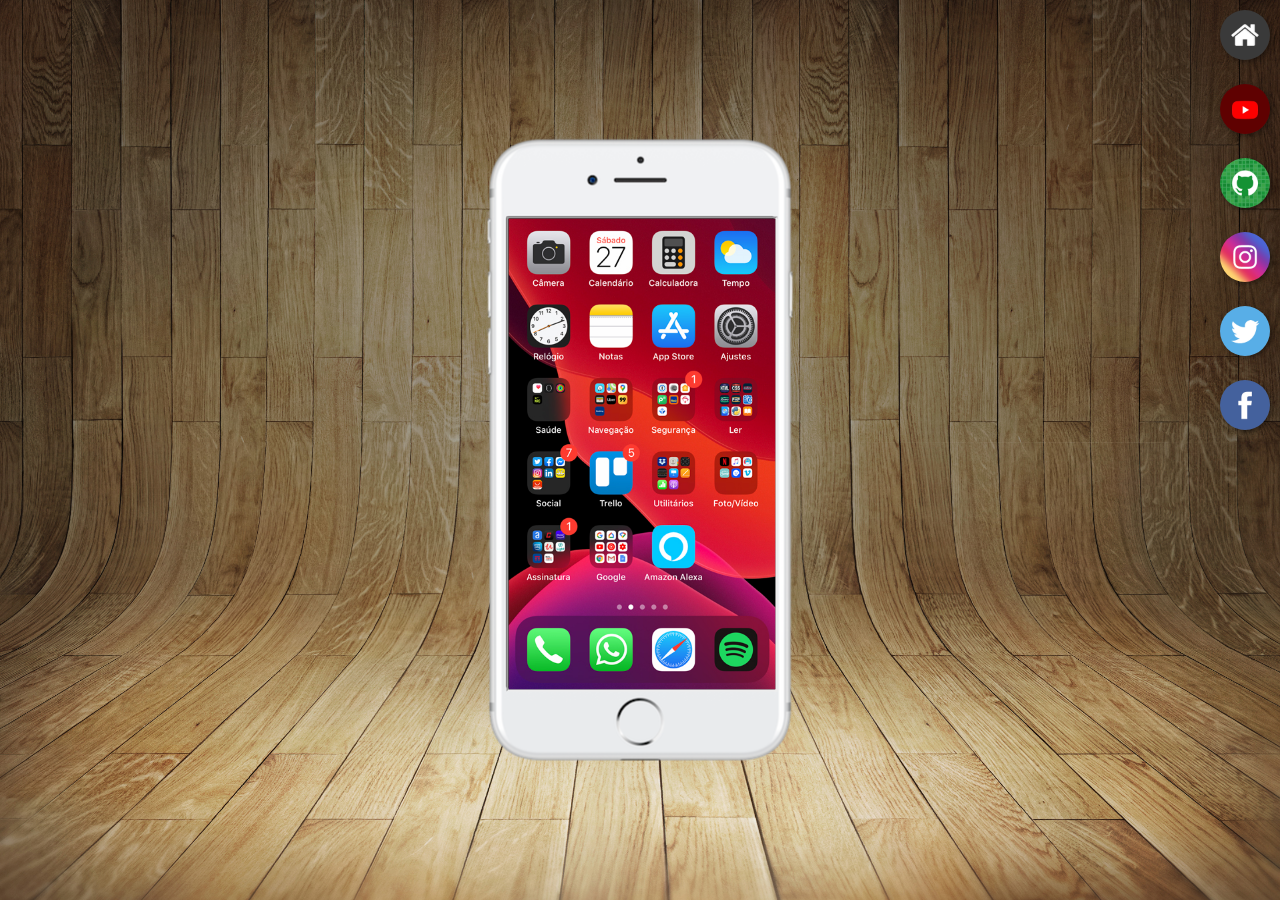
<file: index.html>
<!DOCTYPE html>
<html lang="pt-br">
<head>
    <meta charset="UTF-8">
    <meta http-equiv="X-UA-Compatible" content="IE=edge">
    <meta name="viewport" content="width=device-width, initial-scale=1.0">
    <link rel="shortcut icon" href="favicon.ico" type="image/x-icon">
    <link rel="stylesheet" href="./estilos/style.css">
    <title>Projetos Redes Sociais</title>
</head>
<body>
  <main>
    <section id="telefone">
        <iframe src="home.html" name="tela" id="tela">
          Seu navegador não é compatível com isso...
        </iframe>
    </section>
    <section id="redes-sociais">
    <a href="#" target="tela"><img src="./imagens/logo-home.jpg" alt="Home"></a><br>
    <a href="#" target="tela"><img src="./imagens/logo-youtube.jpg" alt="logo-youtube"></a><br>
    <a href="#" target="tela"><img src="./imagens/logo-github.jpg" alt="GitHub"></a><br>
    <a href="#" target="tela"><img src="./imagens/logo-instagram.jpg" alt="Instagram"></a><br>
    <a href="#" target="tela"><img src="./imagens/logo-twitter.jpg" alt="Twitter"></a><br>
    <a href="#" target="tela"><img src="./imagens/logo-facebook.jpg" alt="Facebook"><br>
    </a>
  
    </section>
  </main>
</body>
</html>
</file>
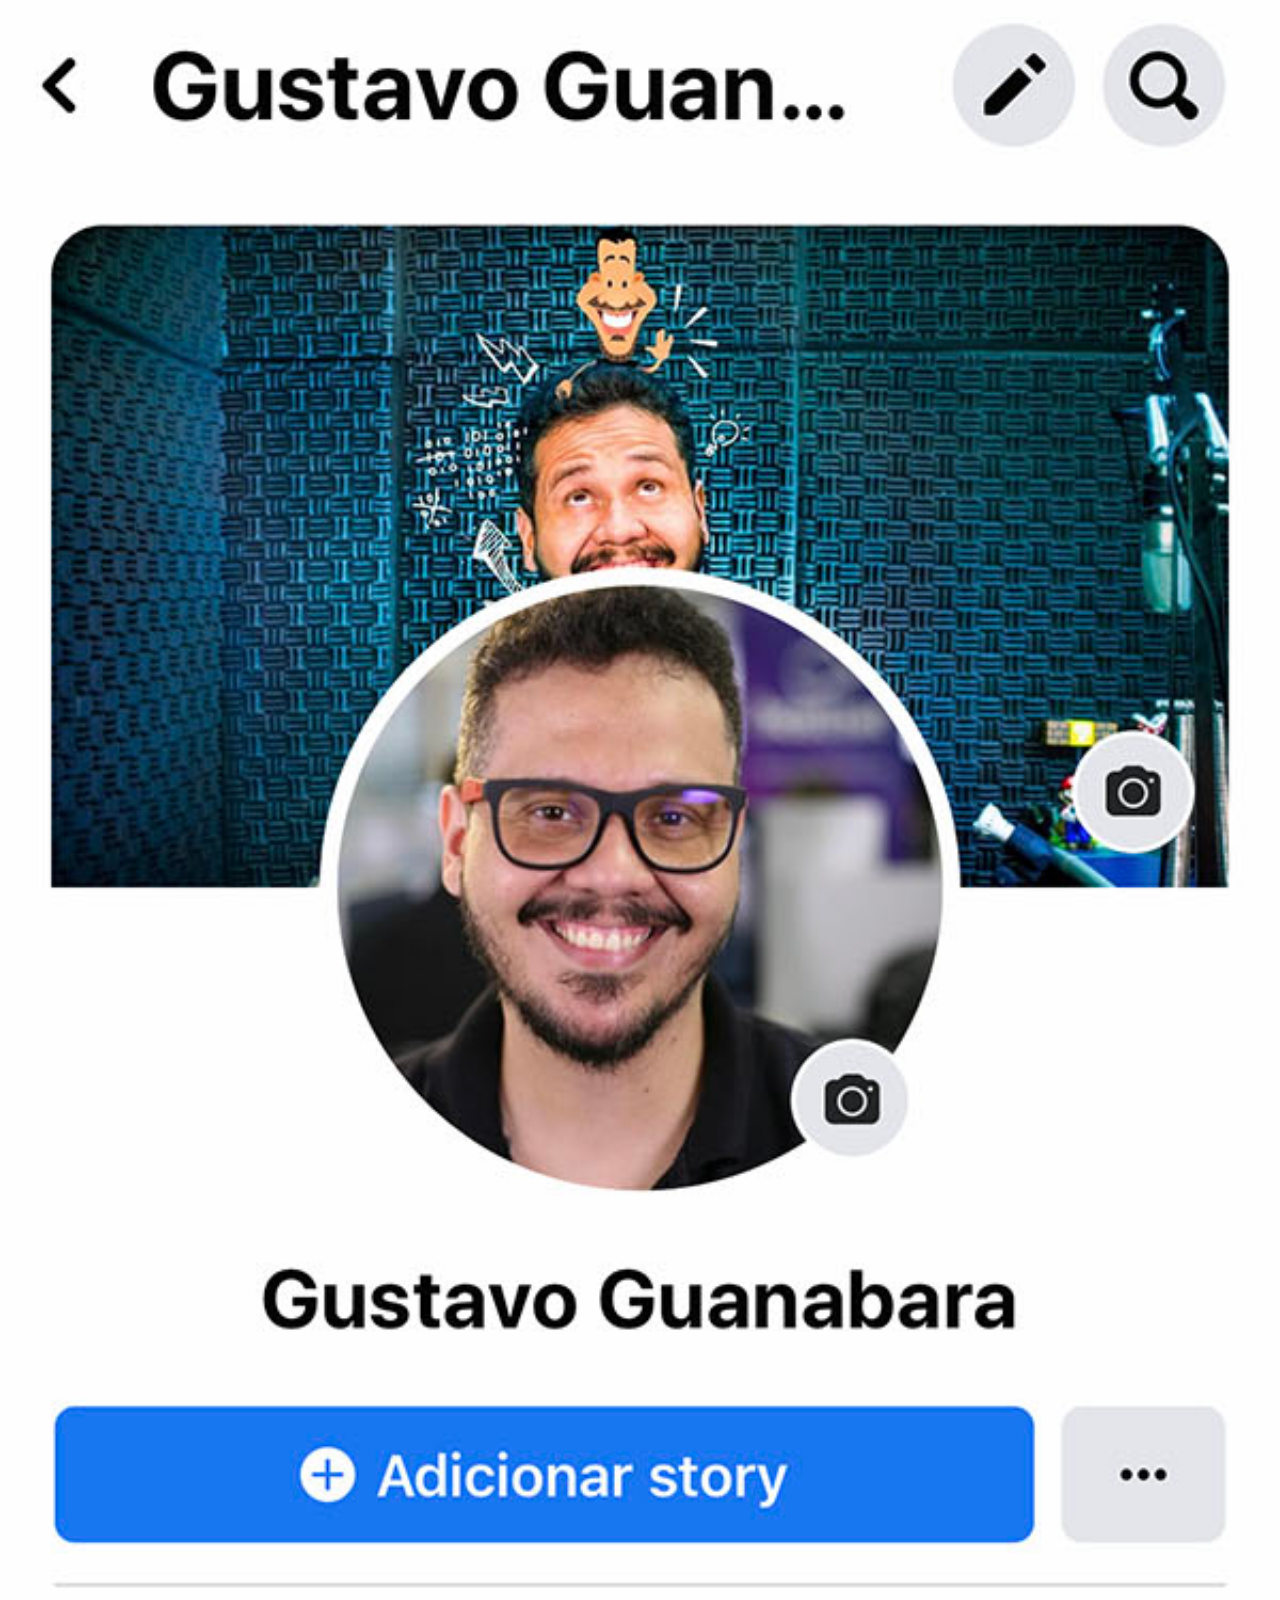
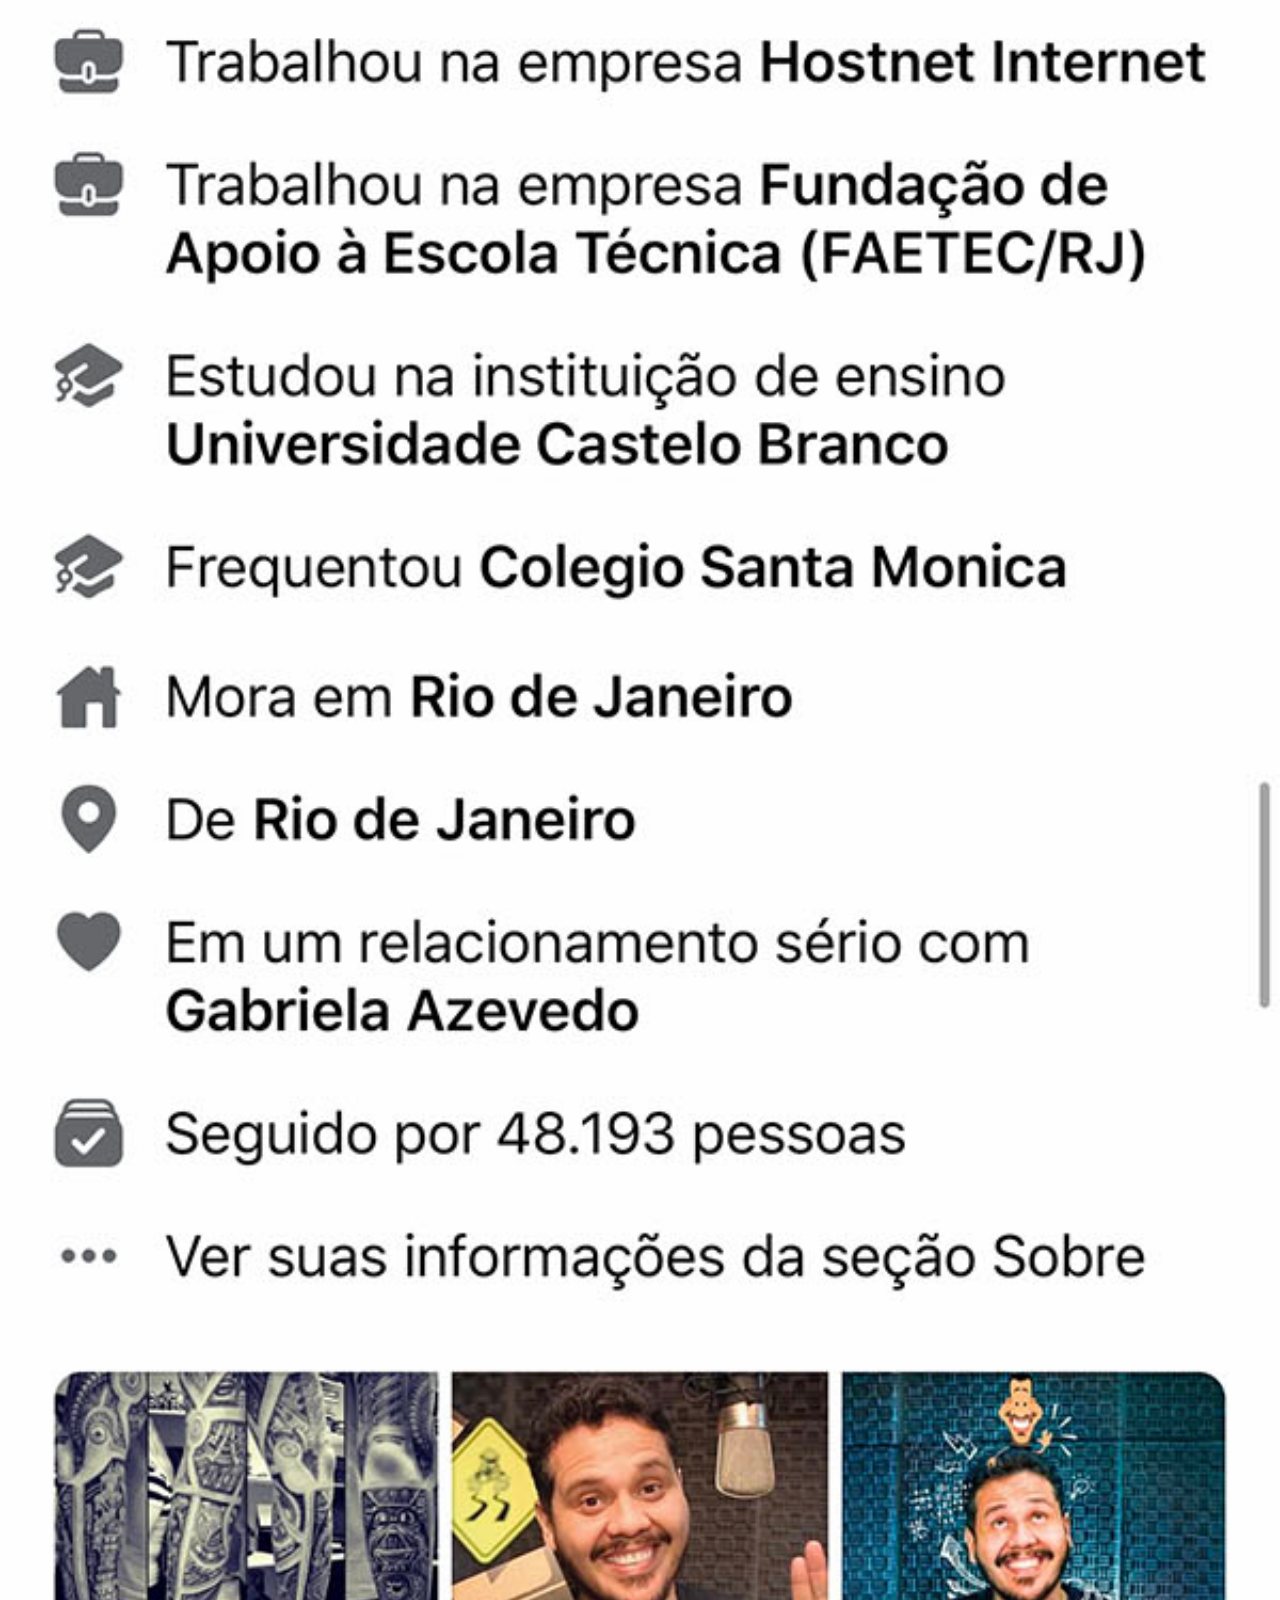
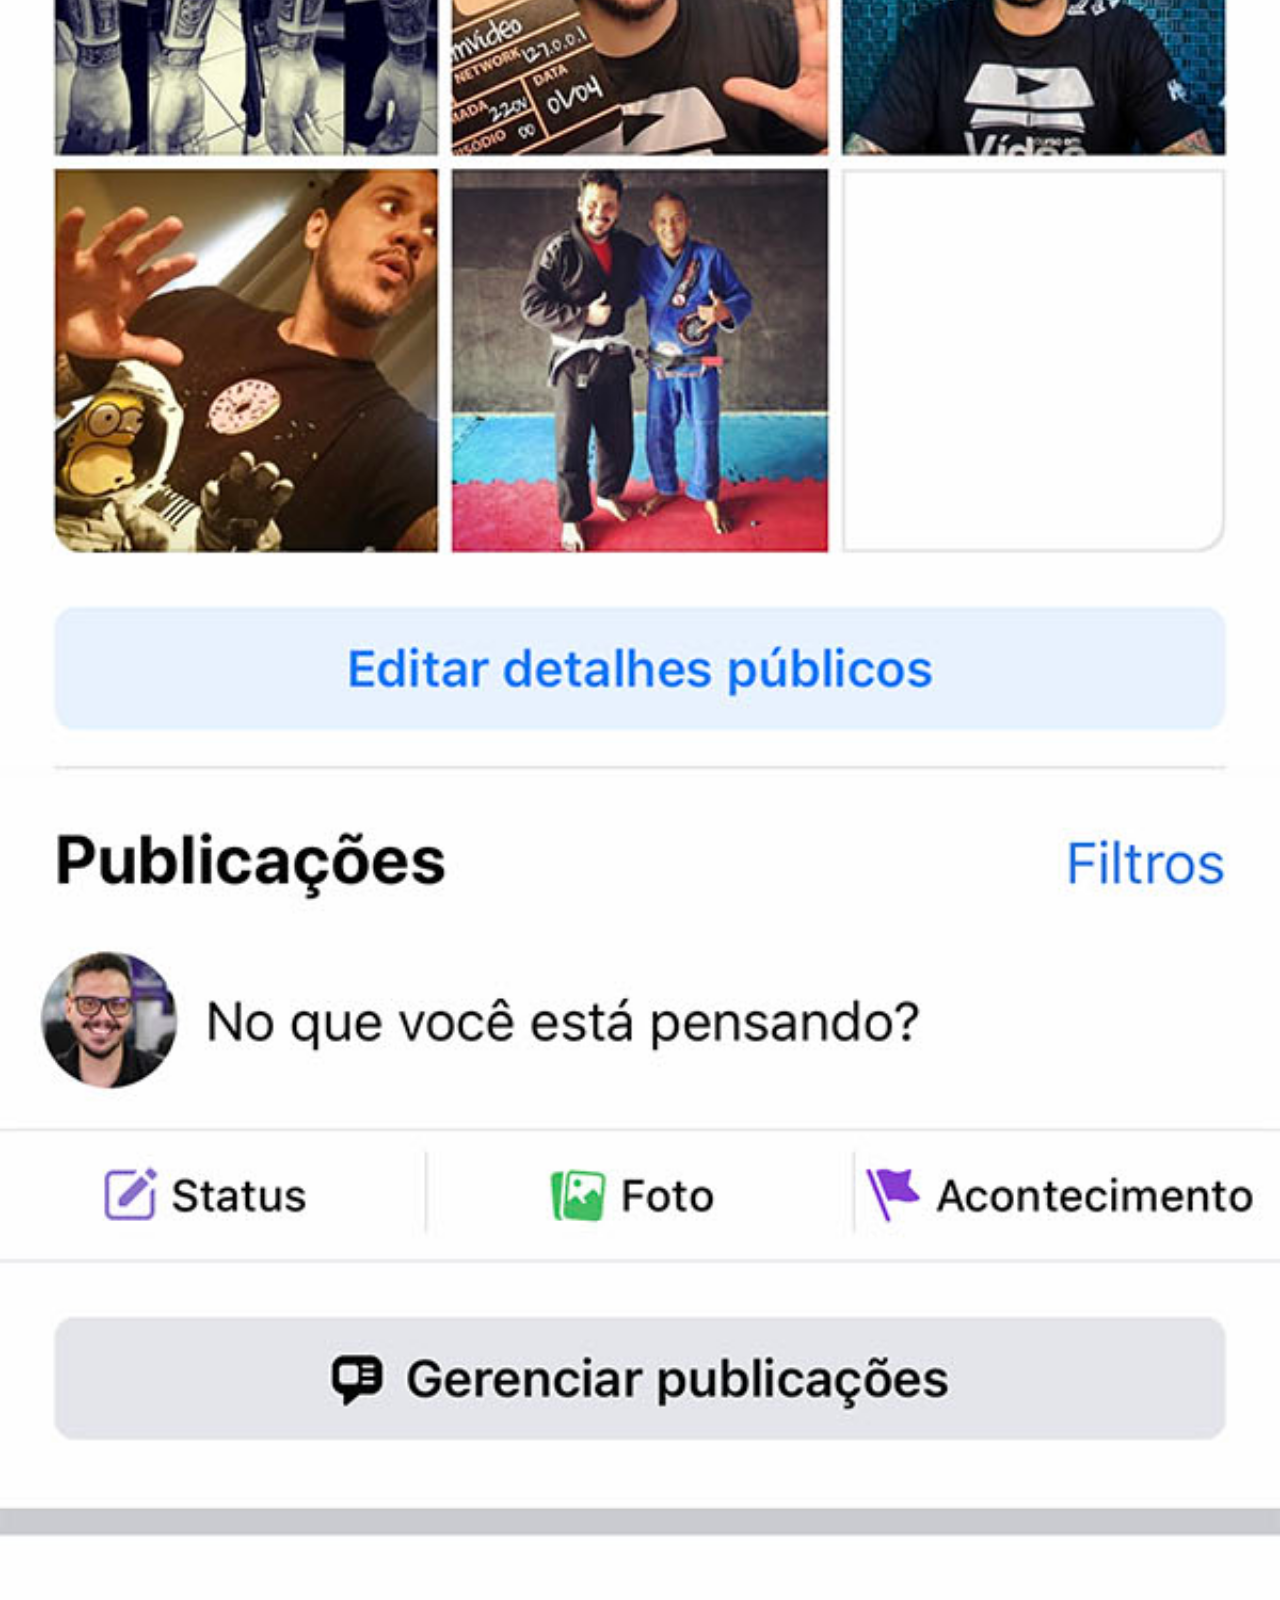
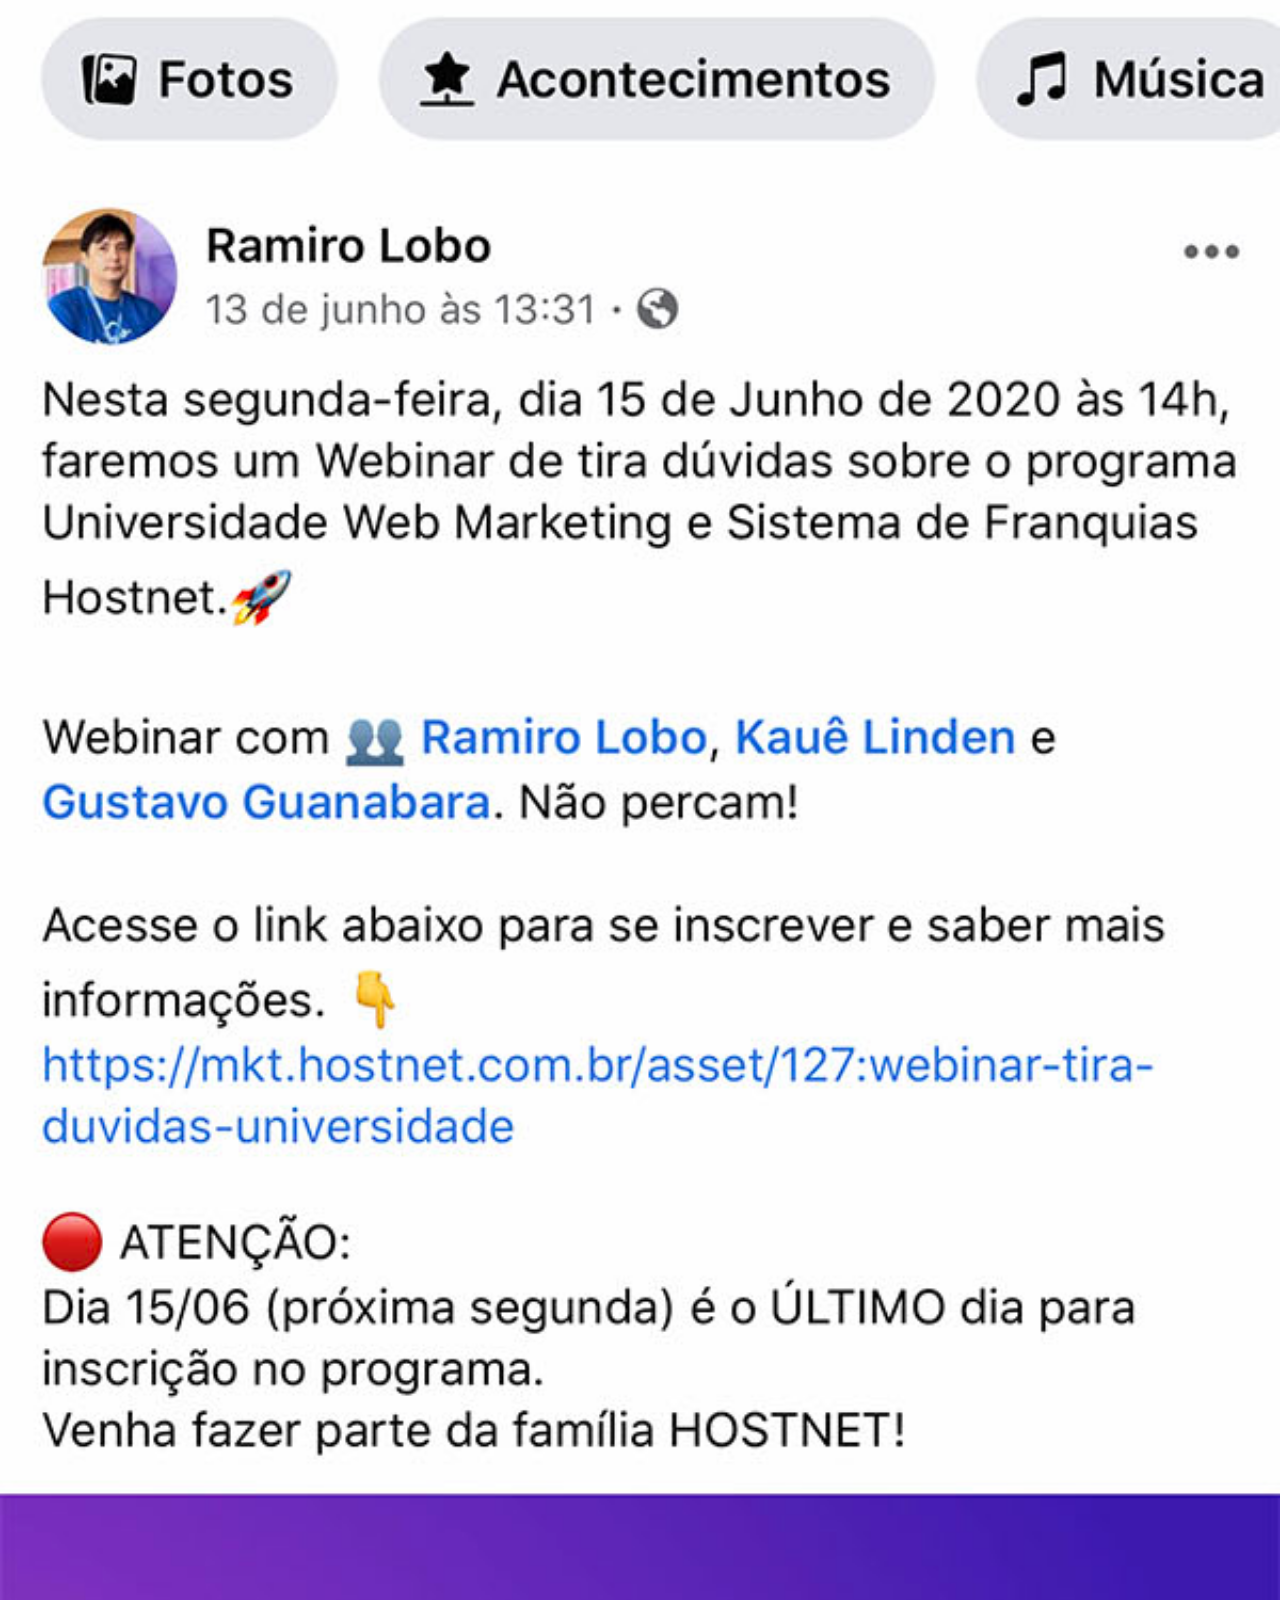
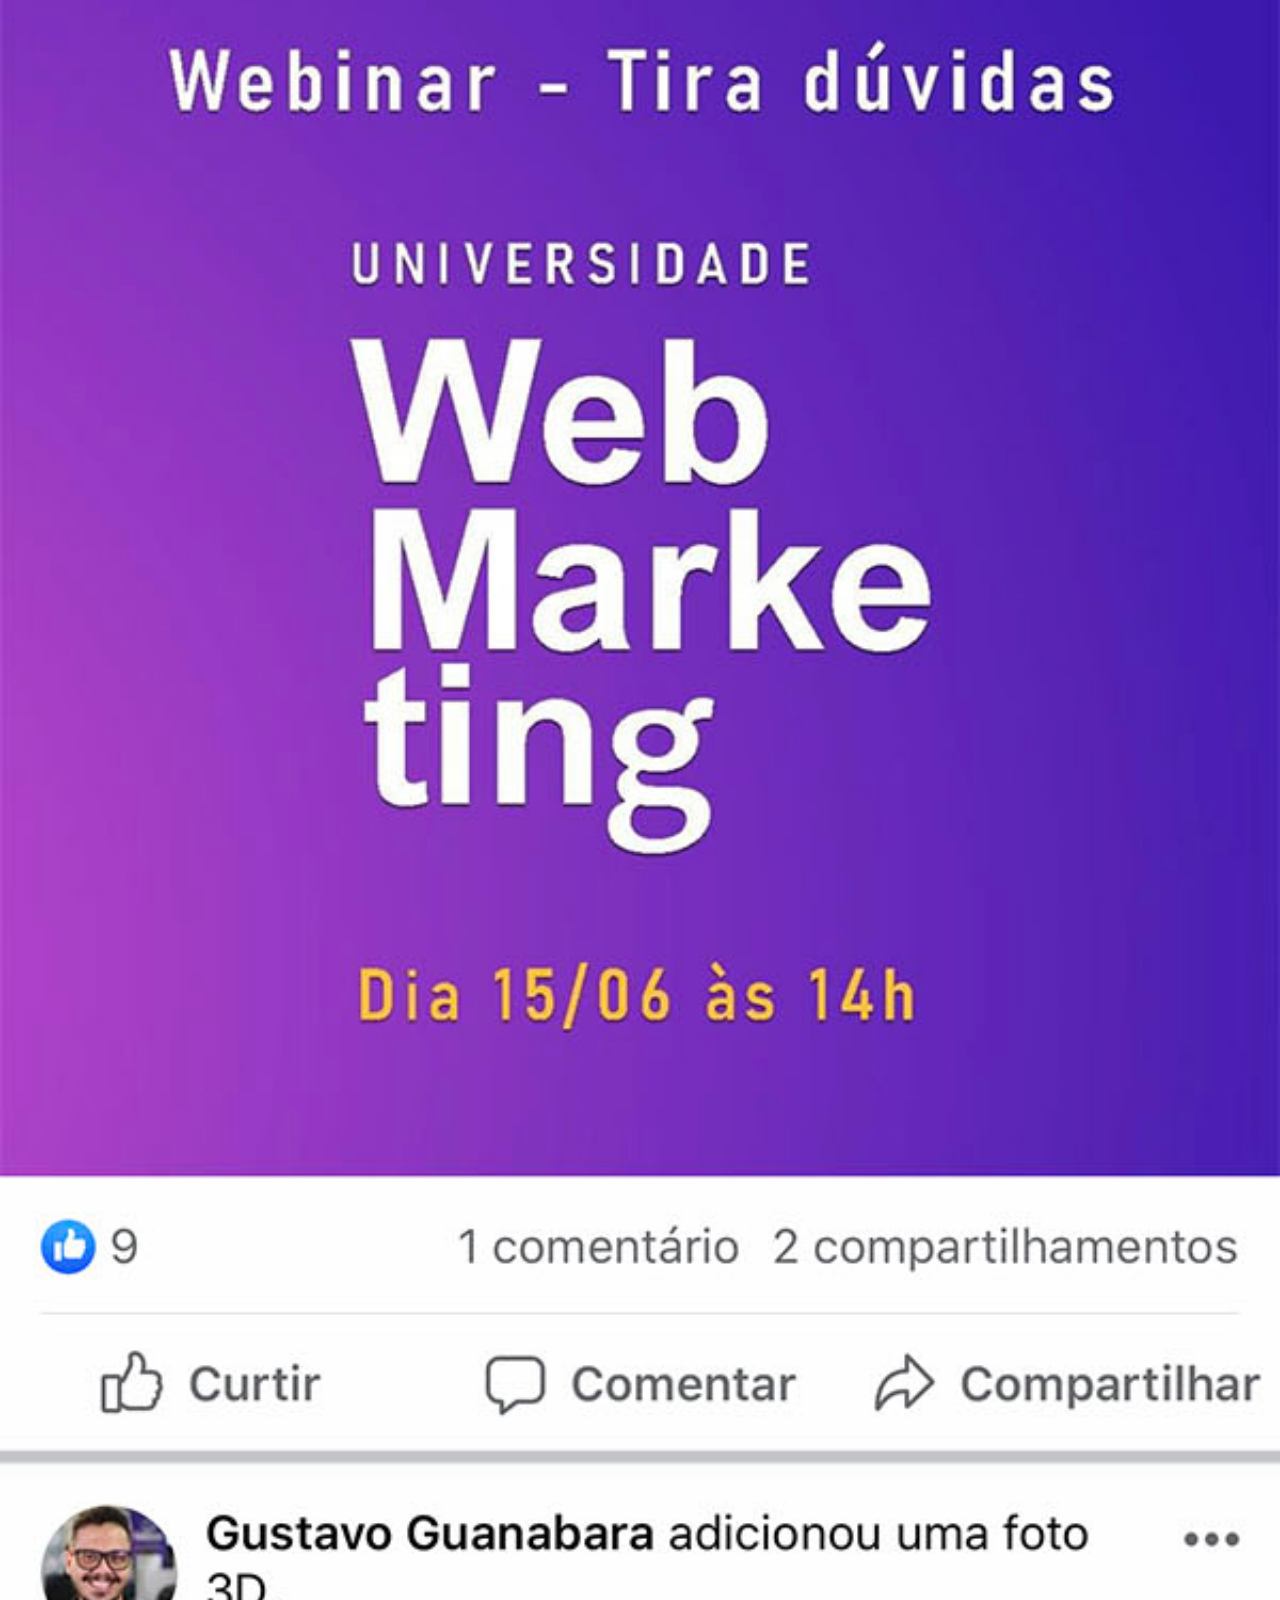
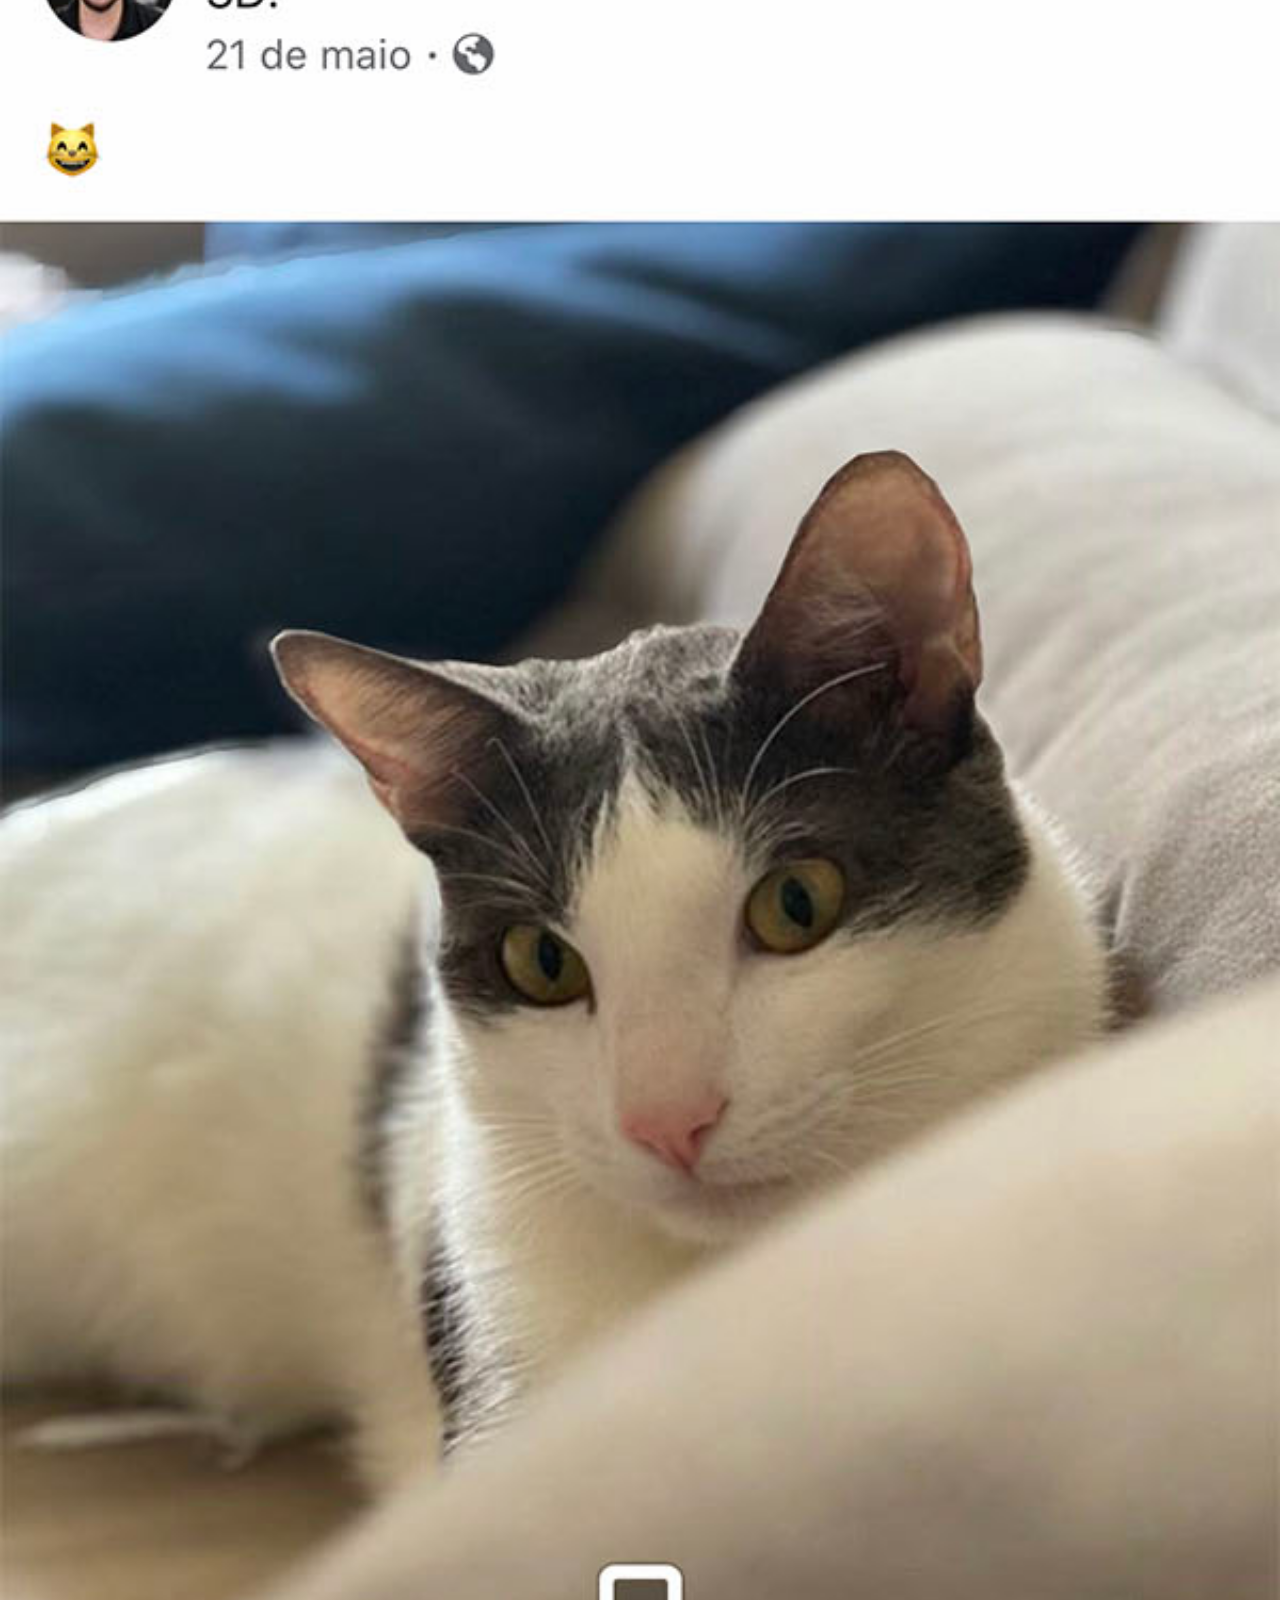
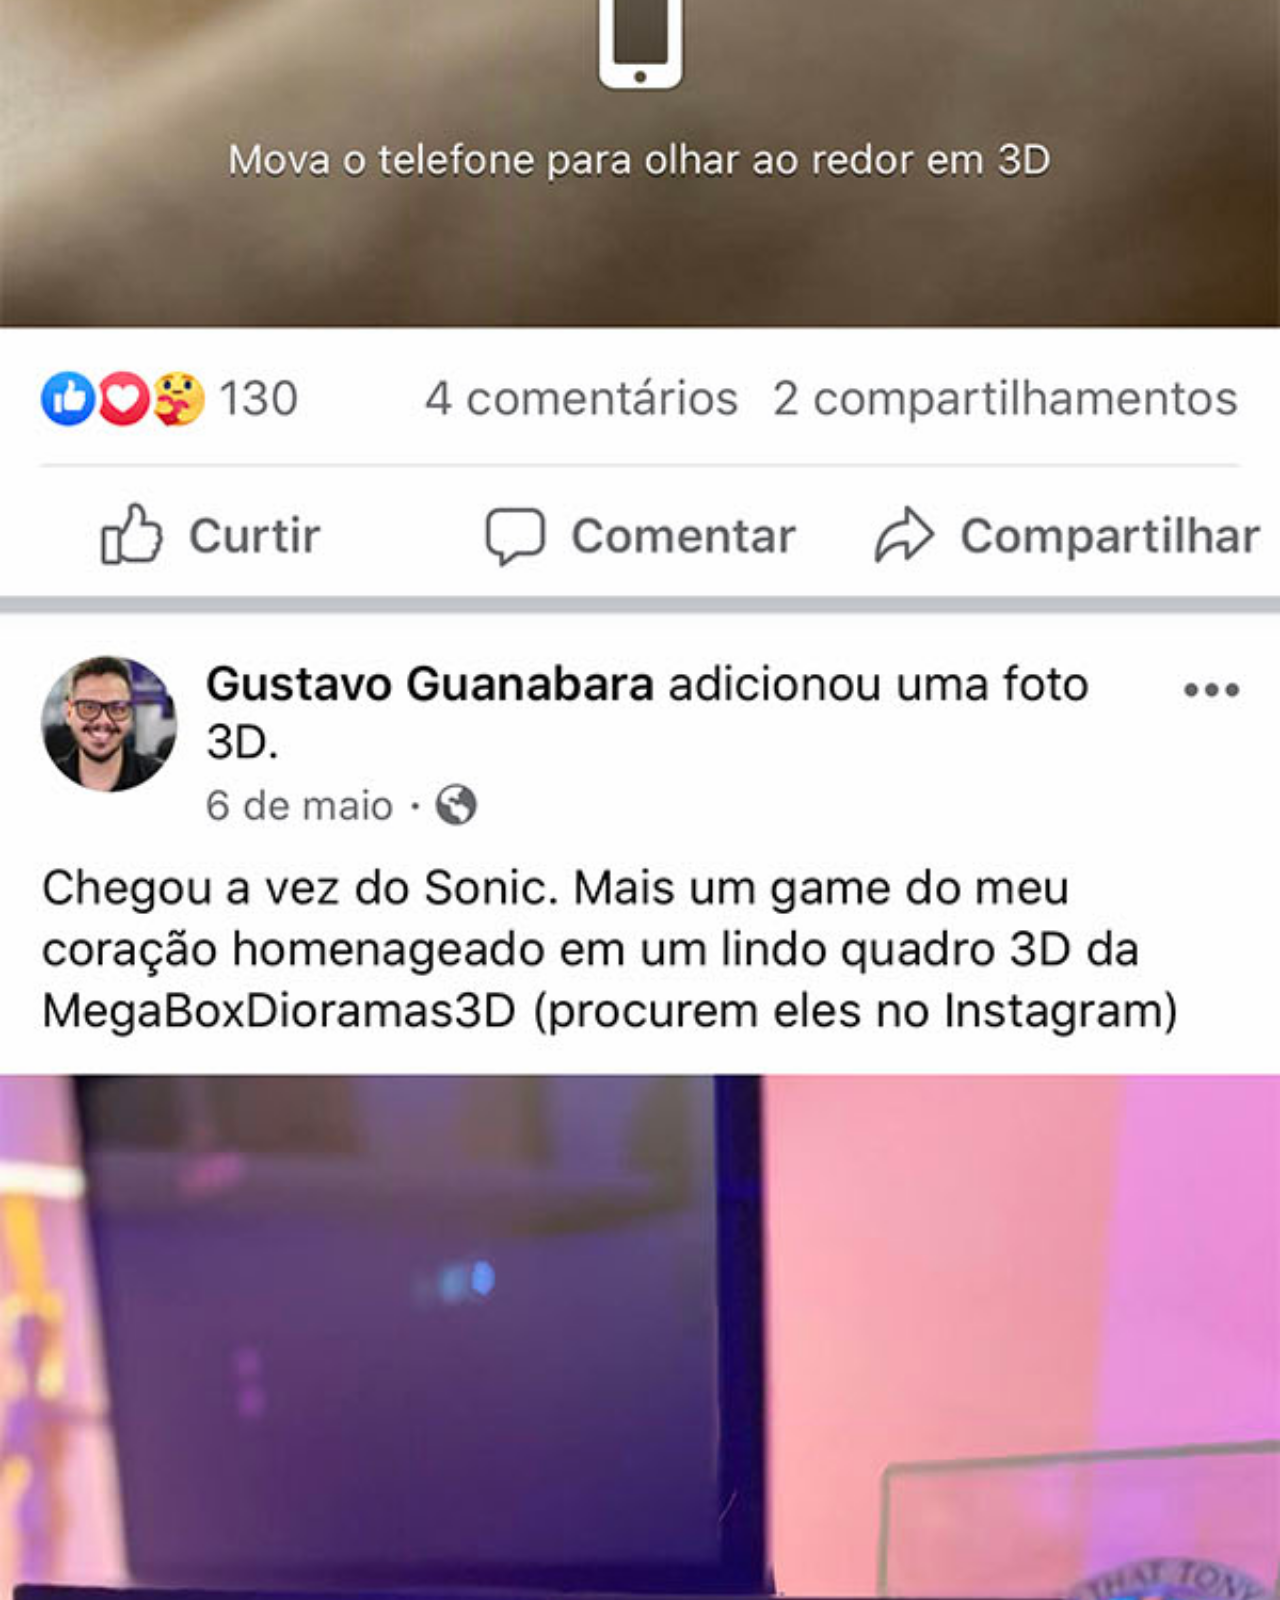
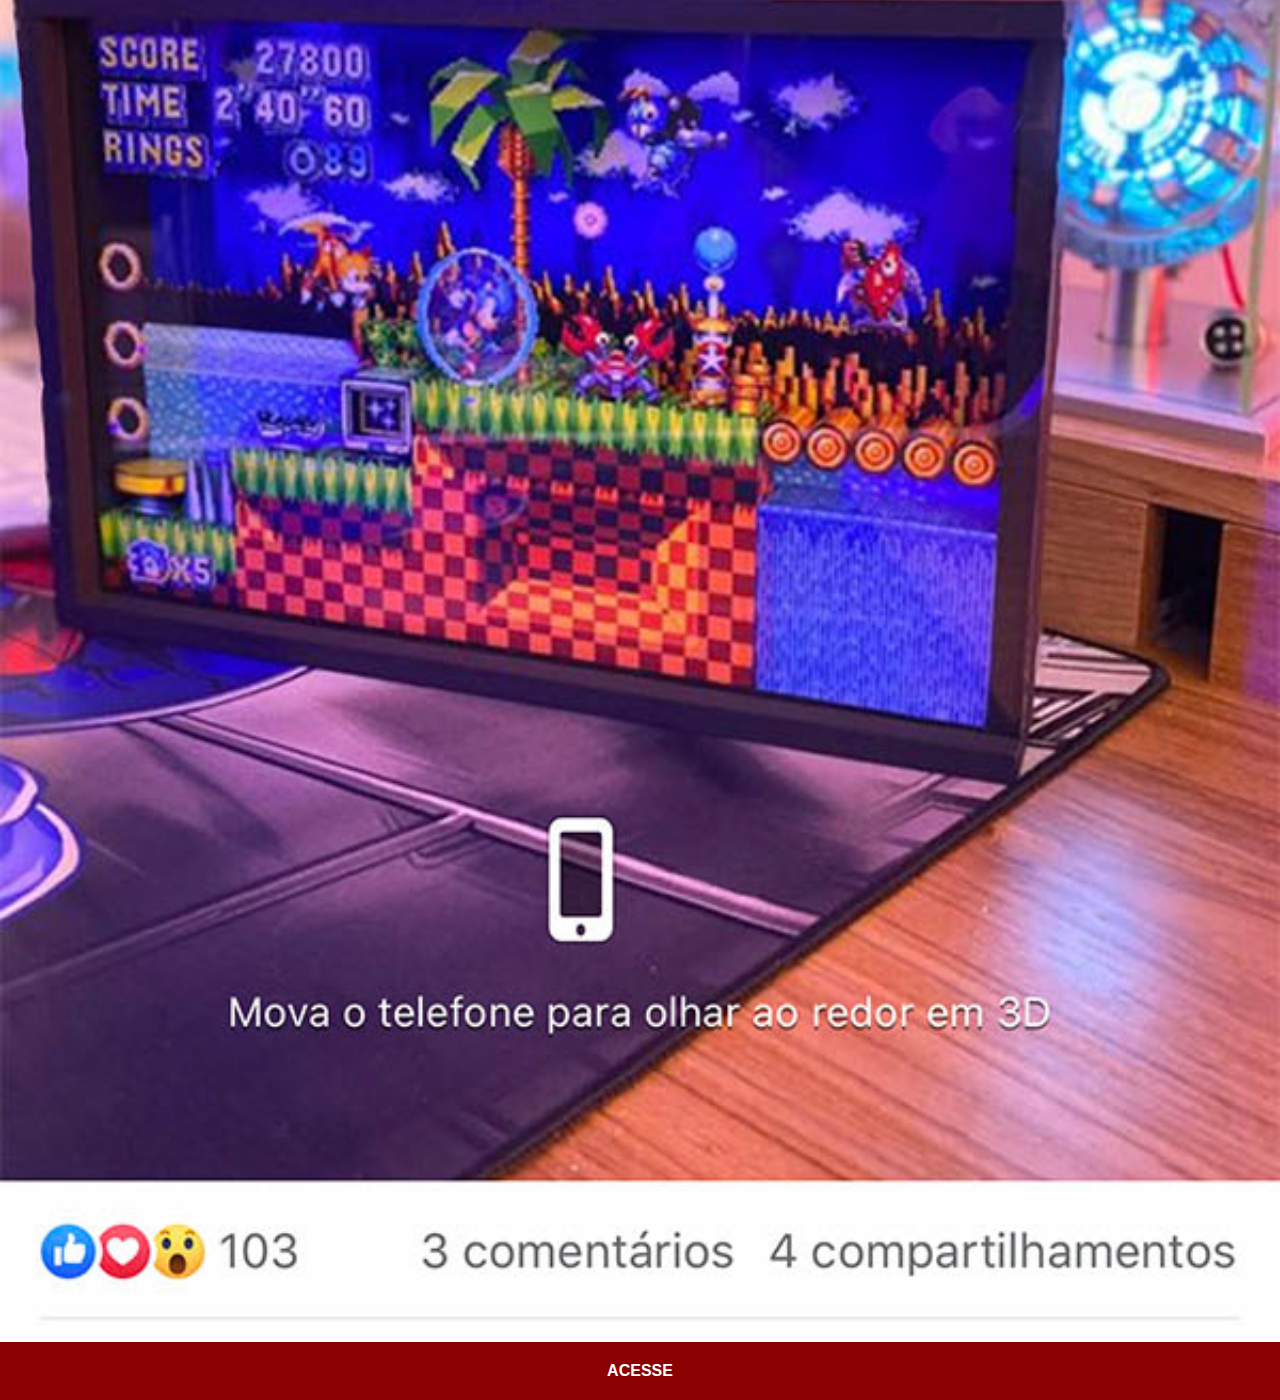
<file: facebook.html>
<!DOCTYPE html>
<html lang="pt-br">
<head>
    <meta charset="UTF-8">
    <meta http-equiv="X-UA-Compatible" content="IE=edge">
    <meta name="viewport" content="width=device-width, initial-scale=1.0">
    <link rel="stylesheet" href="estilos/social.css">
    <title>Facebook</title>
</head>
<body>
    <img src="imagens/tela-facebook.jpg" alt="Facebook">
    <a href="https://www.facebook.com/gustavoguanabara" target="_blank">ACESSE</a>
</body>
</html>
</file>
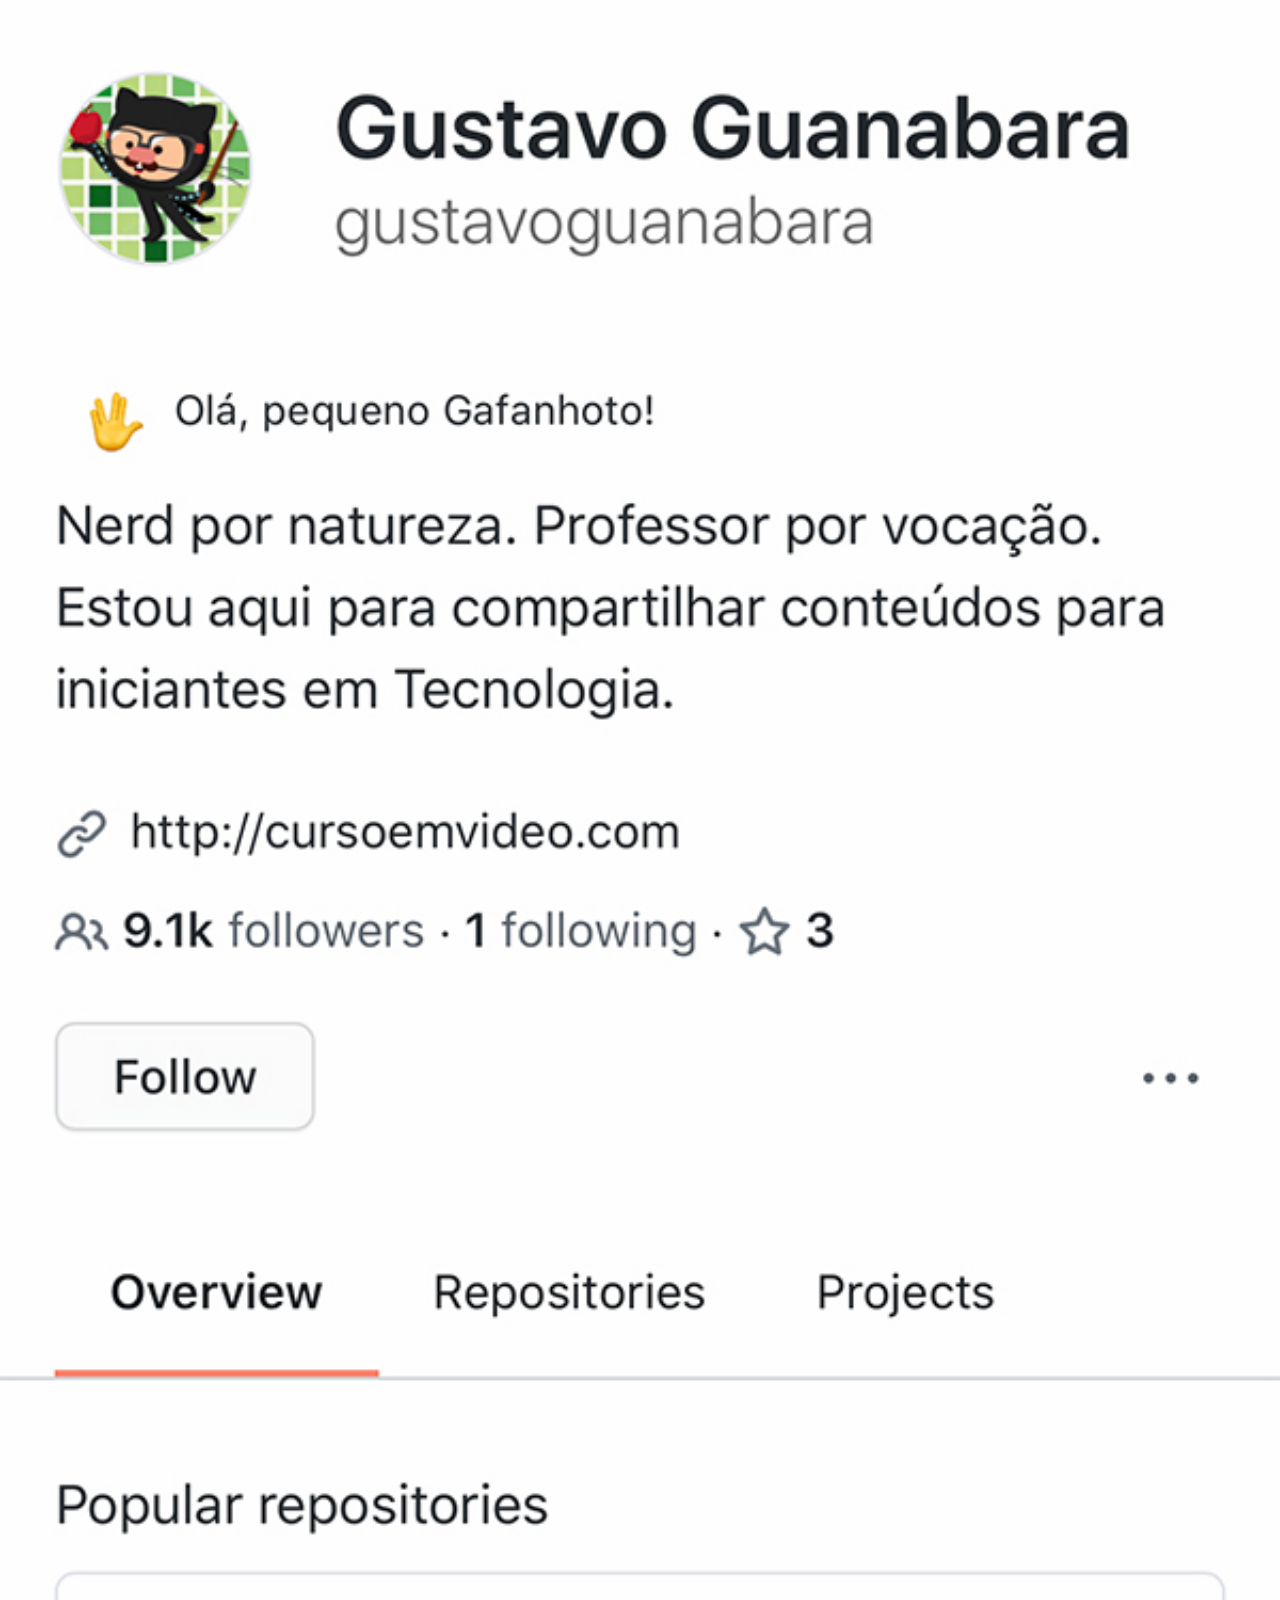
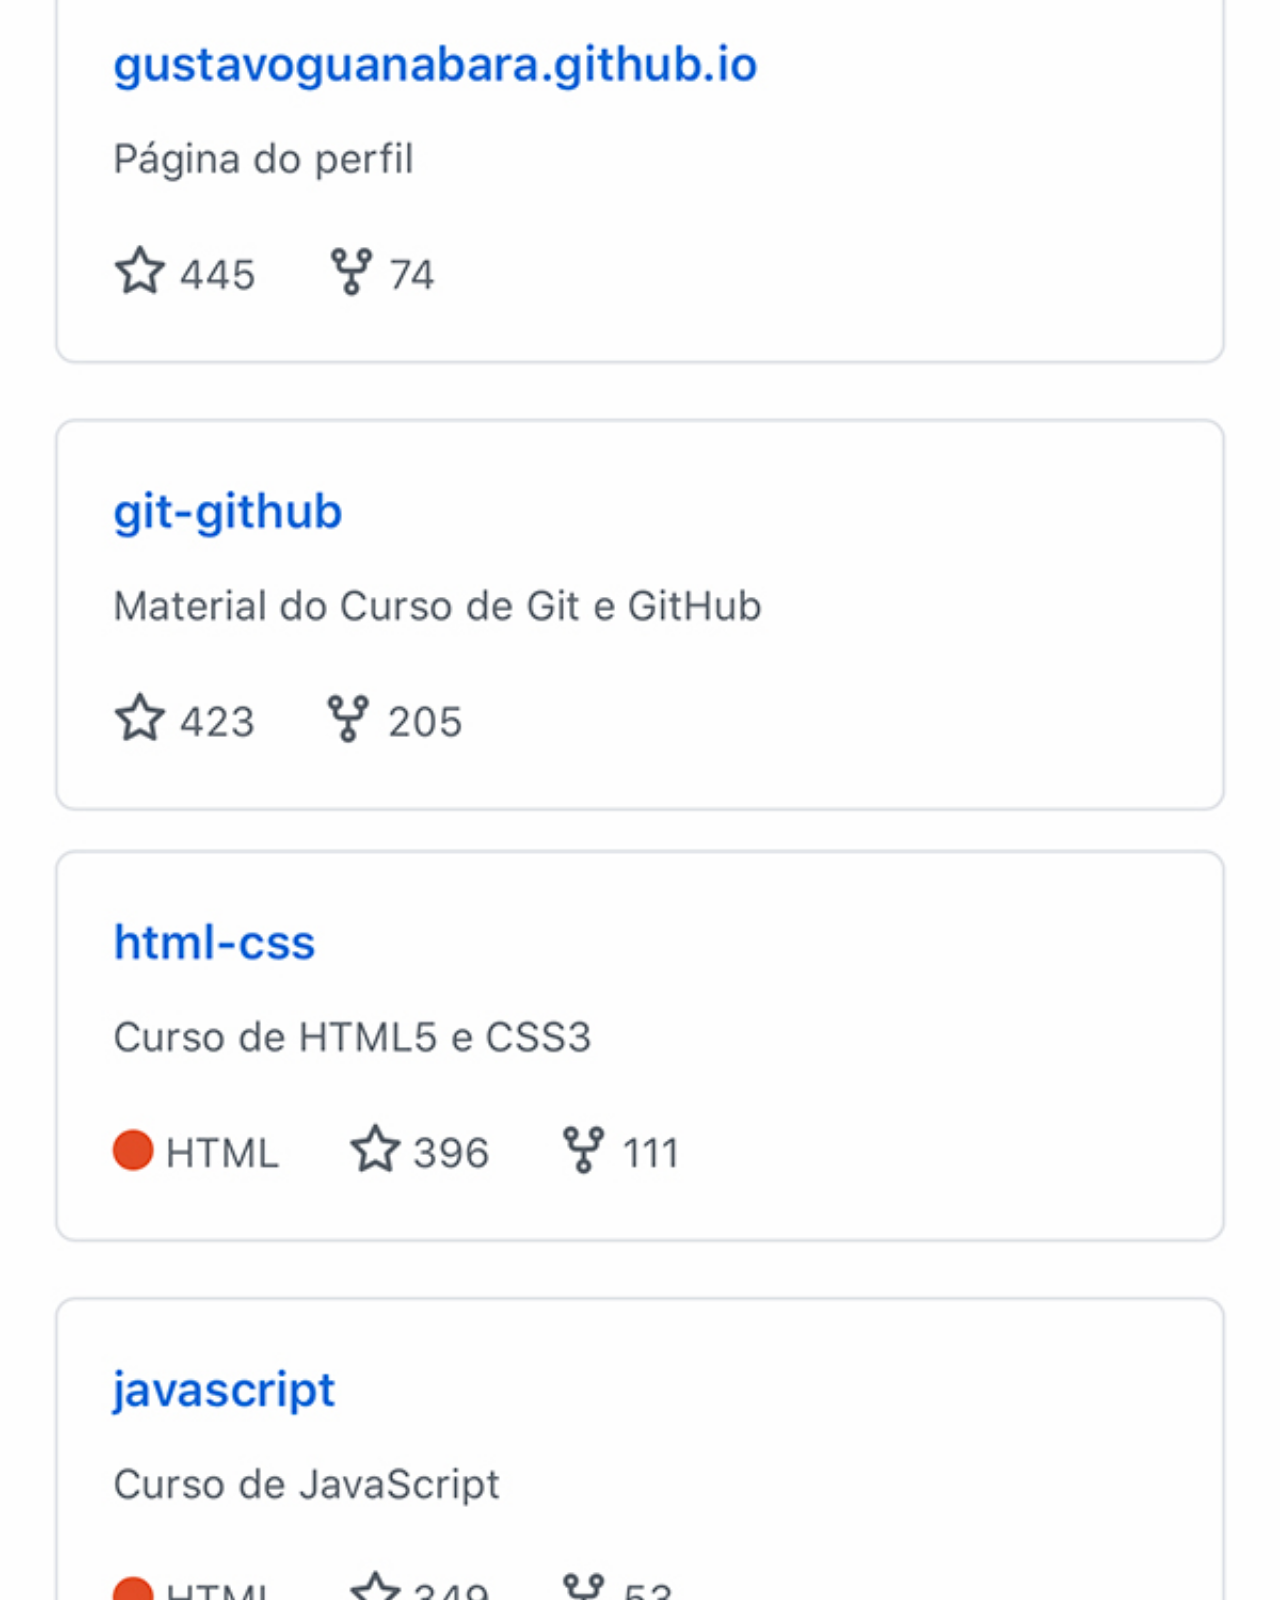
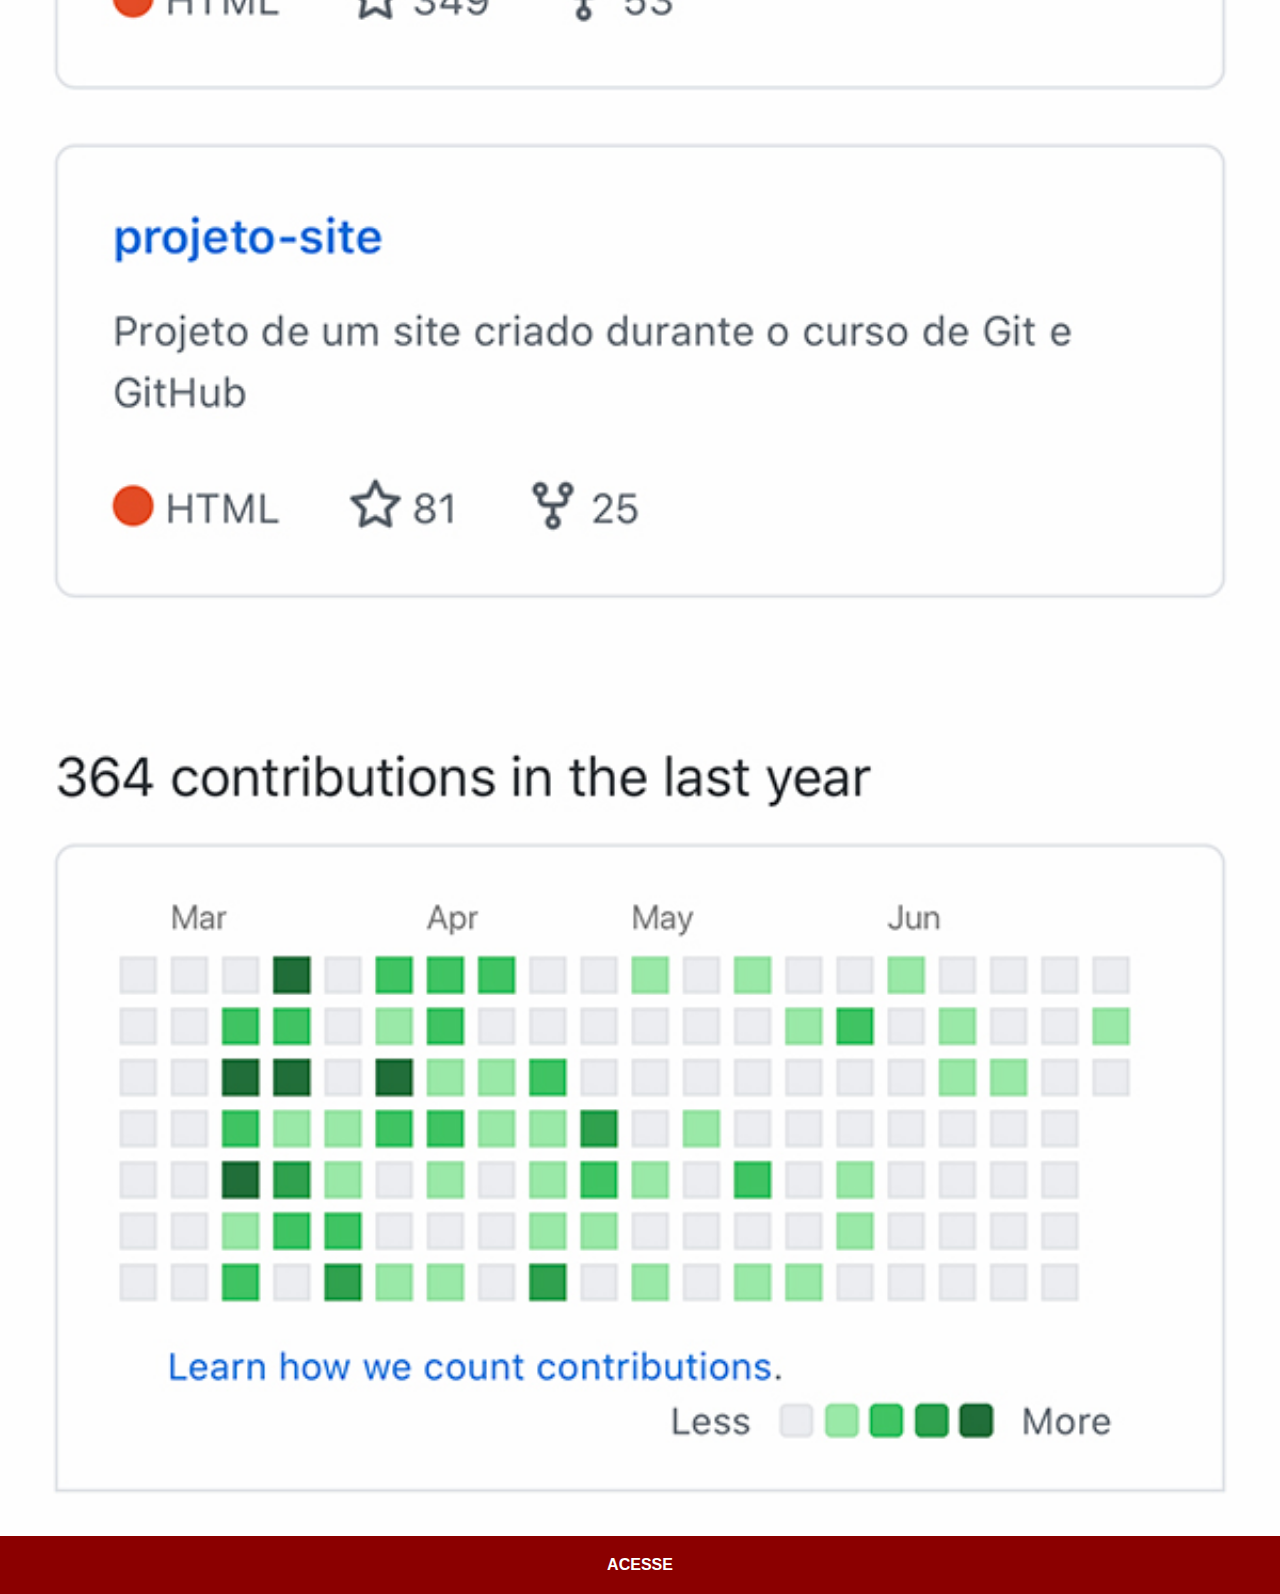
<file: github.html>
<!DOCTYPE html>
<html lang="pt-br">
<head>
    <meta charset="UTF-8">
    <meta http-equiv="X-UA-Compatible" content="IE=edge">
    <meta name="viewport" content="width=device-width, initial-scale=1.0">
    <link rel="stylesheet" href="./estilos/social.css">
    <title>GitHub</title>
</head>
<body>
    <img src="imagens/tela-github.jpg" alt="GitHub">
    <a href="https://github.com/gustavoguanabara" target="_blank">ACESSE</a>
</body>
</html>
</file>
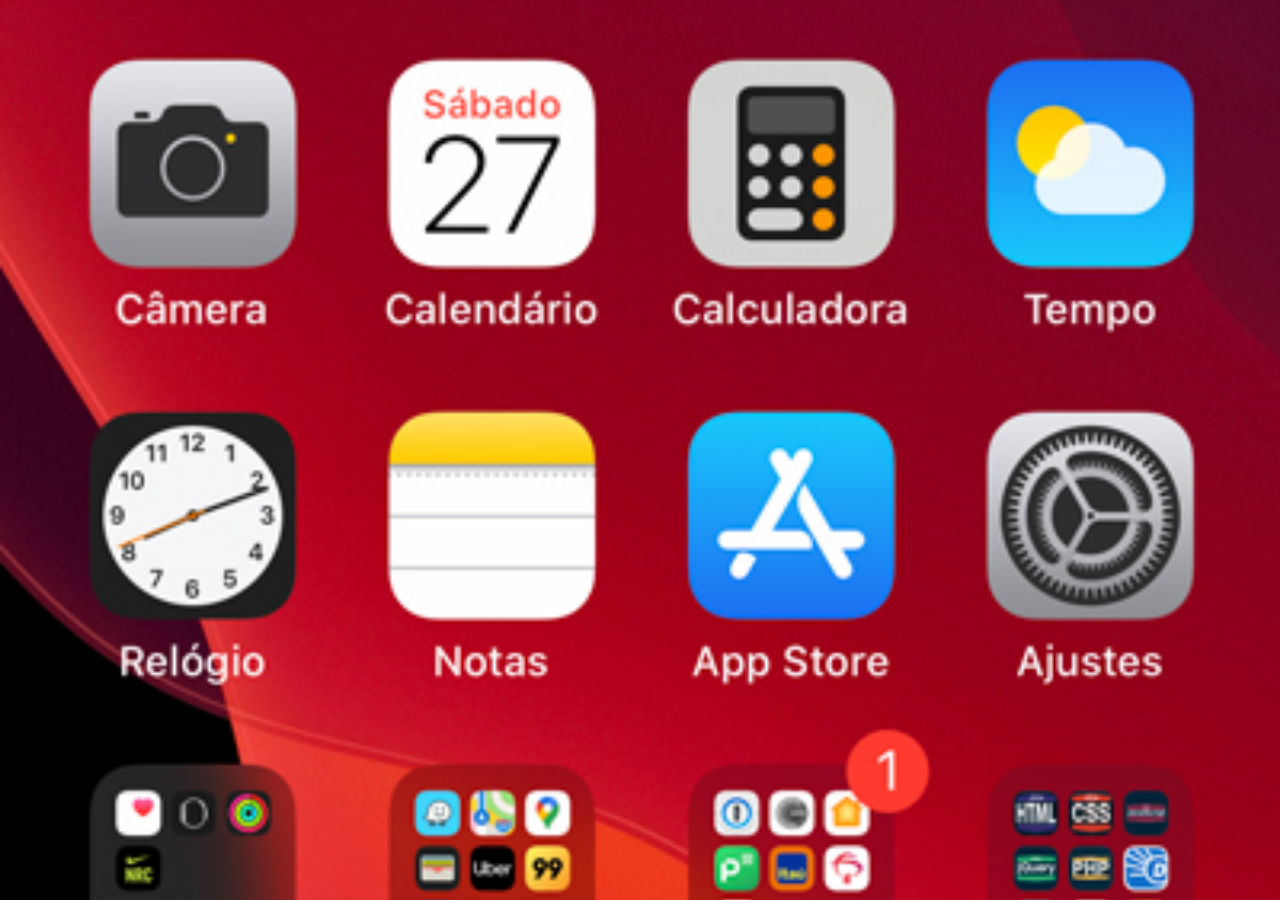
<file: home.html>
<!DOCTYPE html>
<html lang="pt-br">
<head>
    <meta charset="UTF-8">
    <meta http-equiv="X-UA-Compatible" content="IE=edge">
    <meta name="viewport" content="width=device-width, initial-scale=1.0">
    <title>home</title>
</head>
<style>
    *  {
        margin: 0px;
        padding:0px;
    
    }
    body {
        width: 100vw;
        height: 100vh;
        background: black url('./imagens/tela-home.jpg') no-repeat top center;
        background-size: cover;
    }
</style>
<body>
    
</body>
</html>
</file>
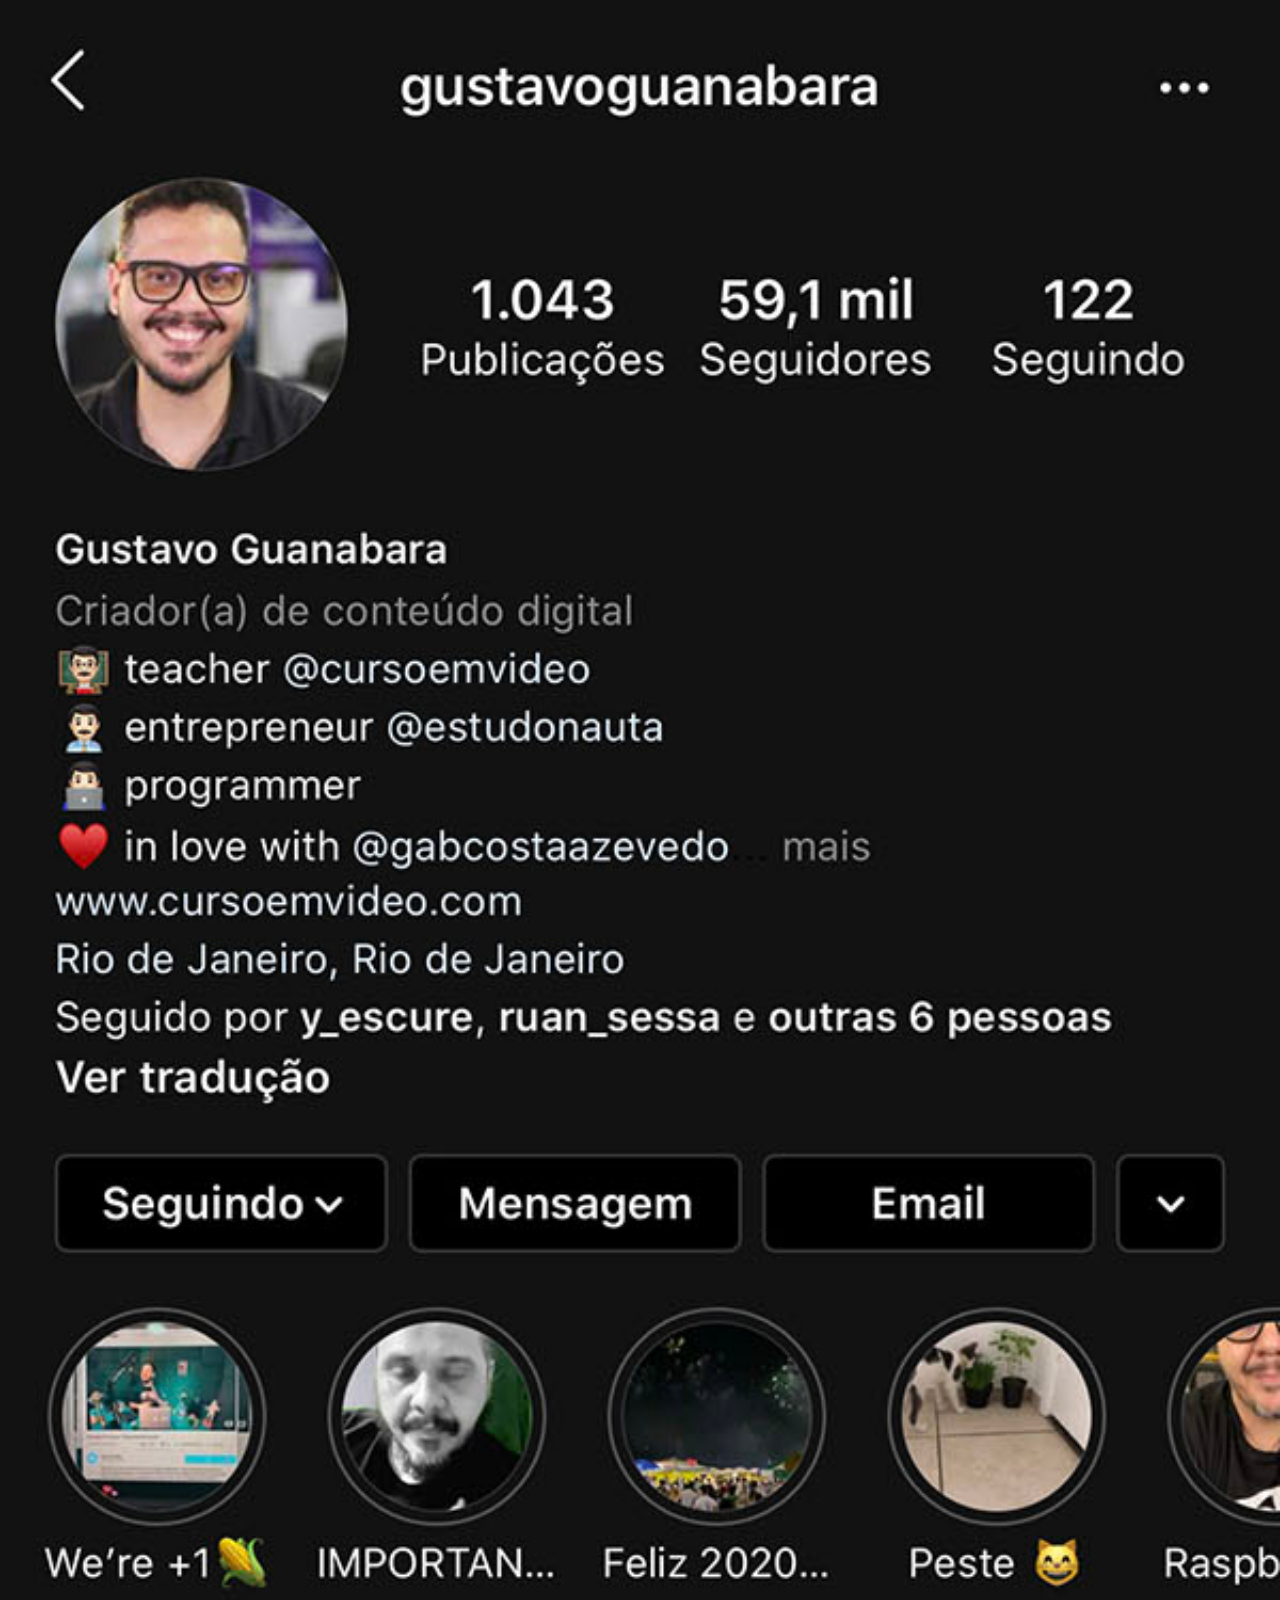
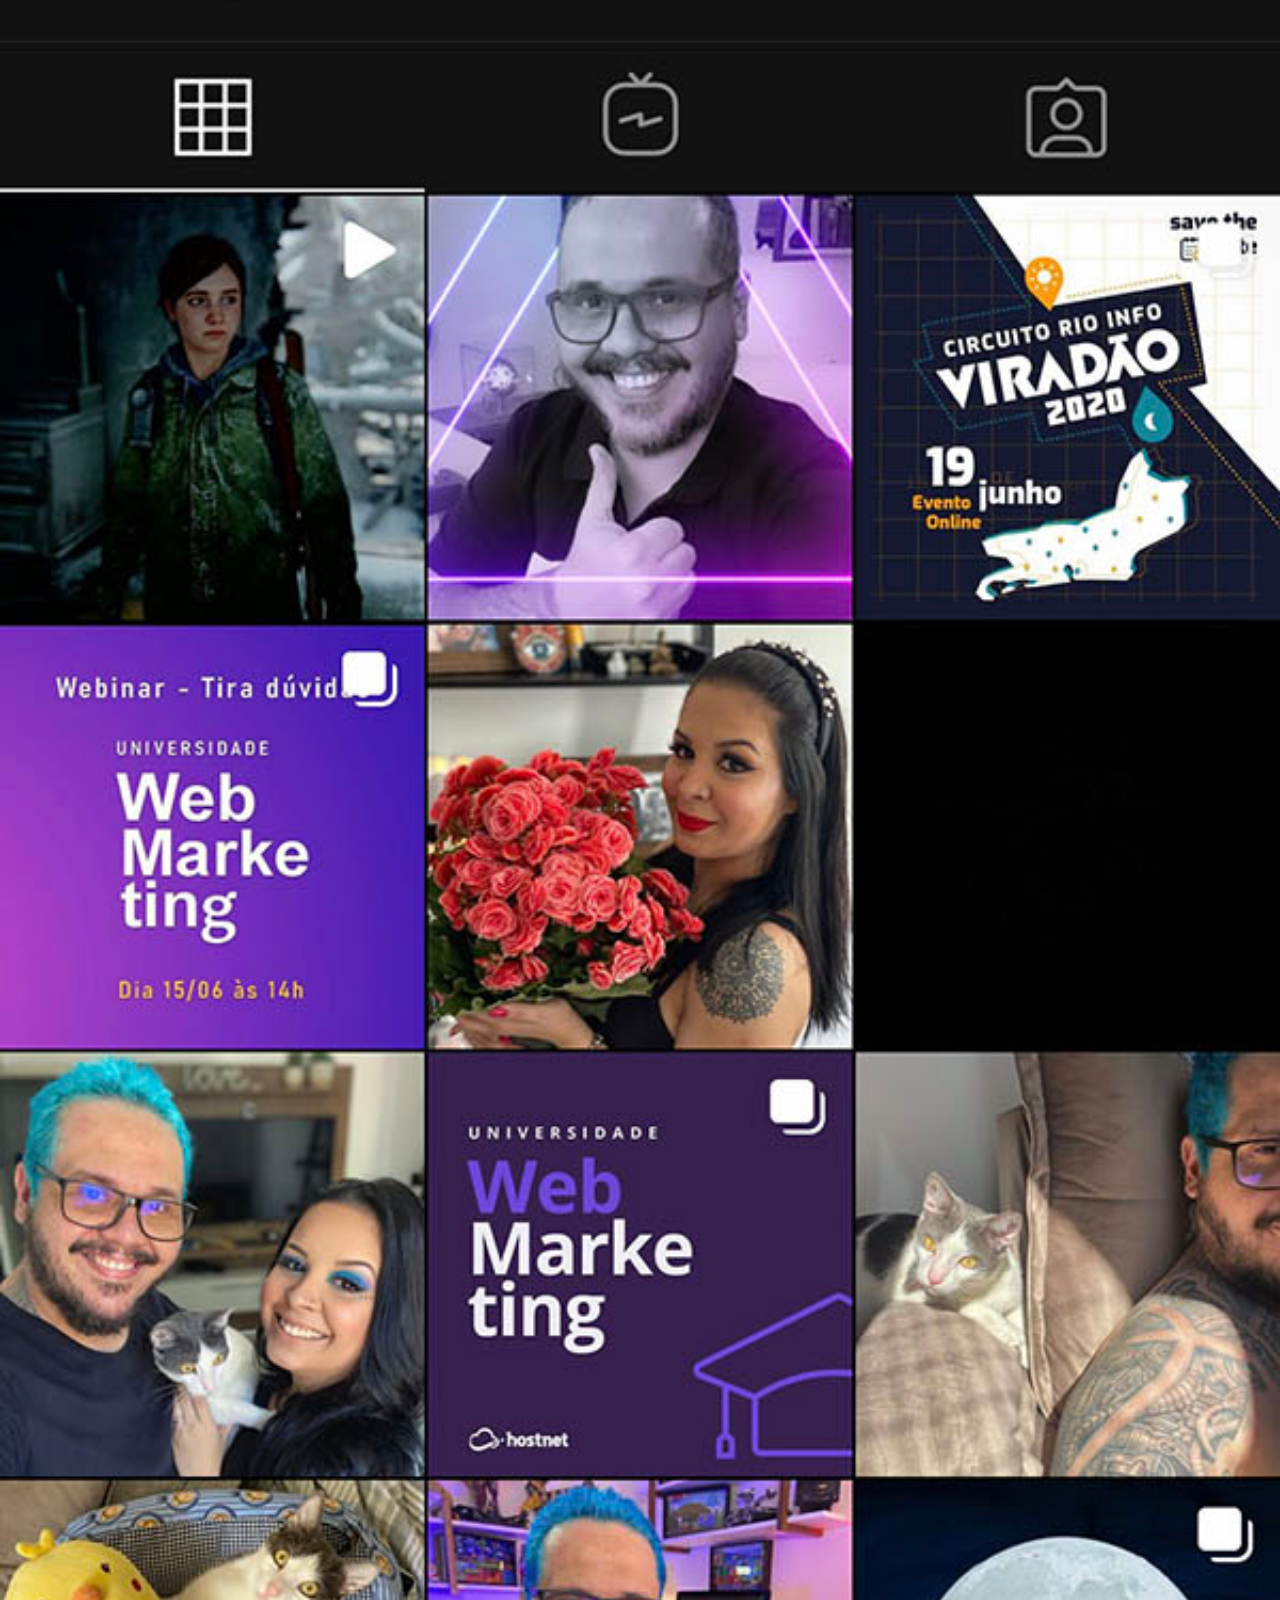
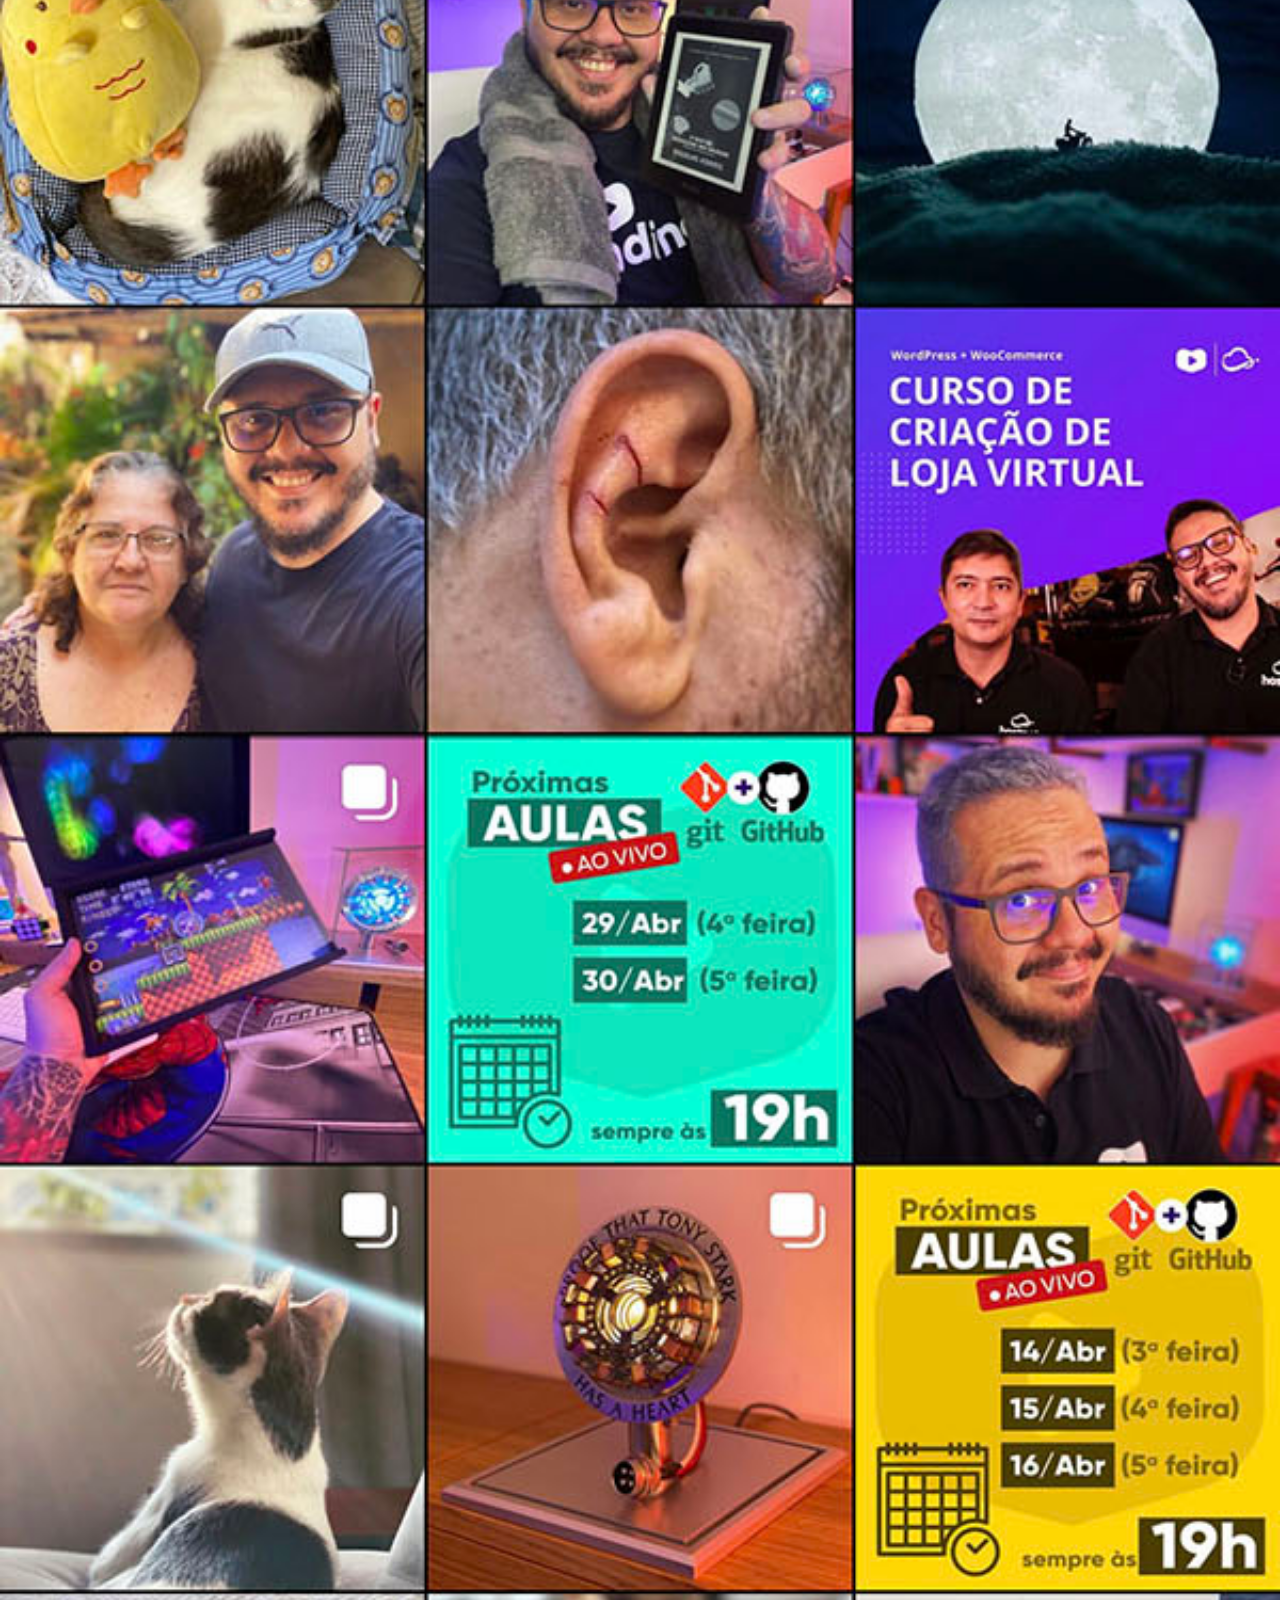
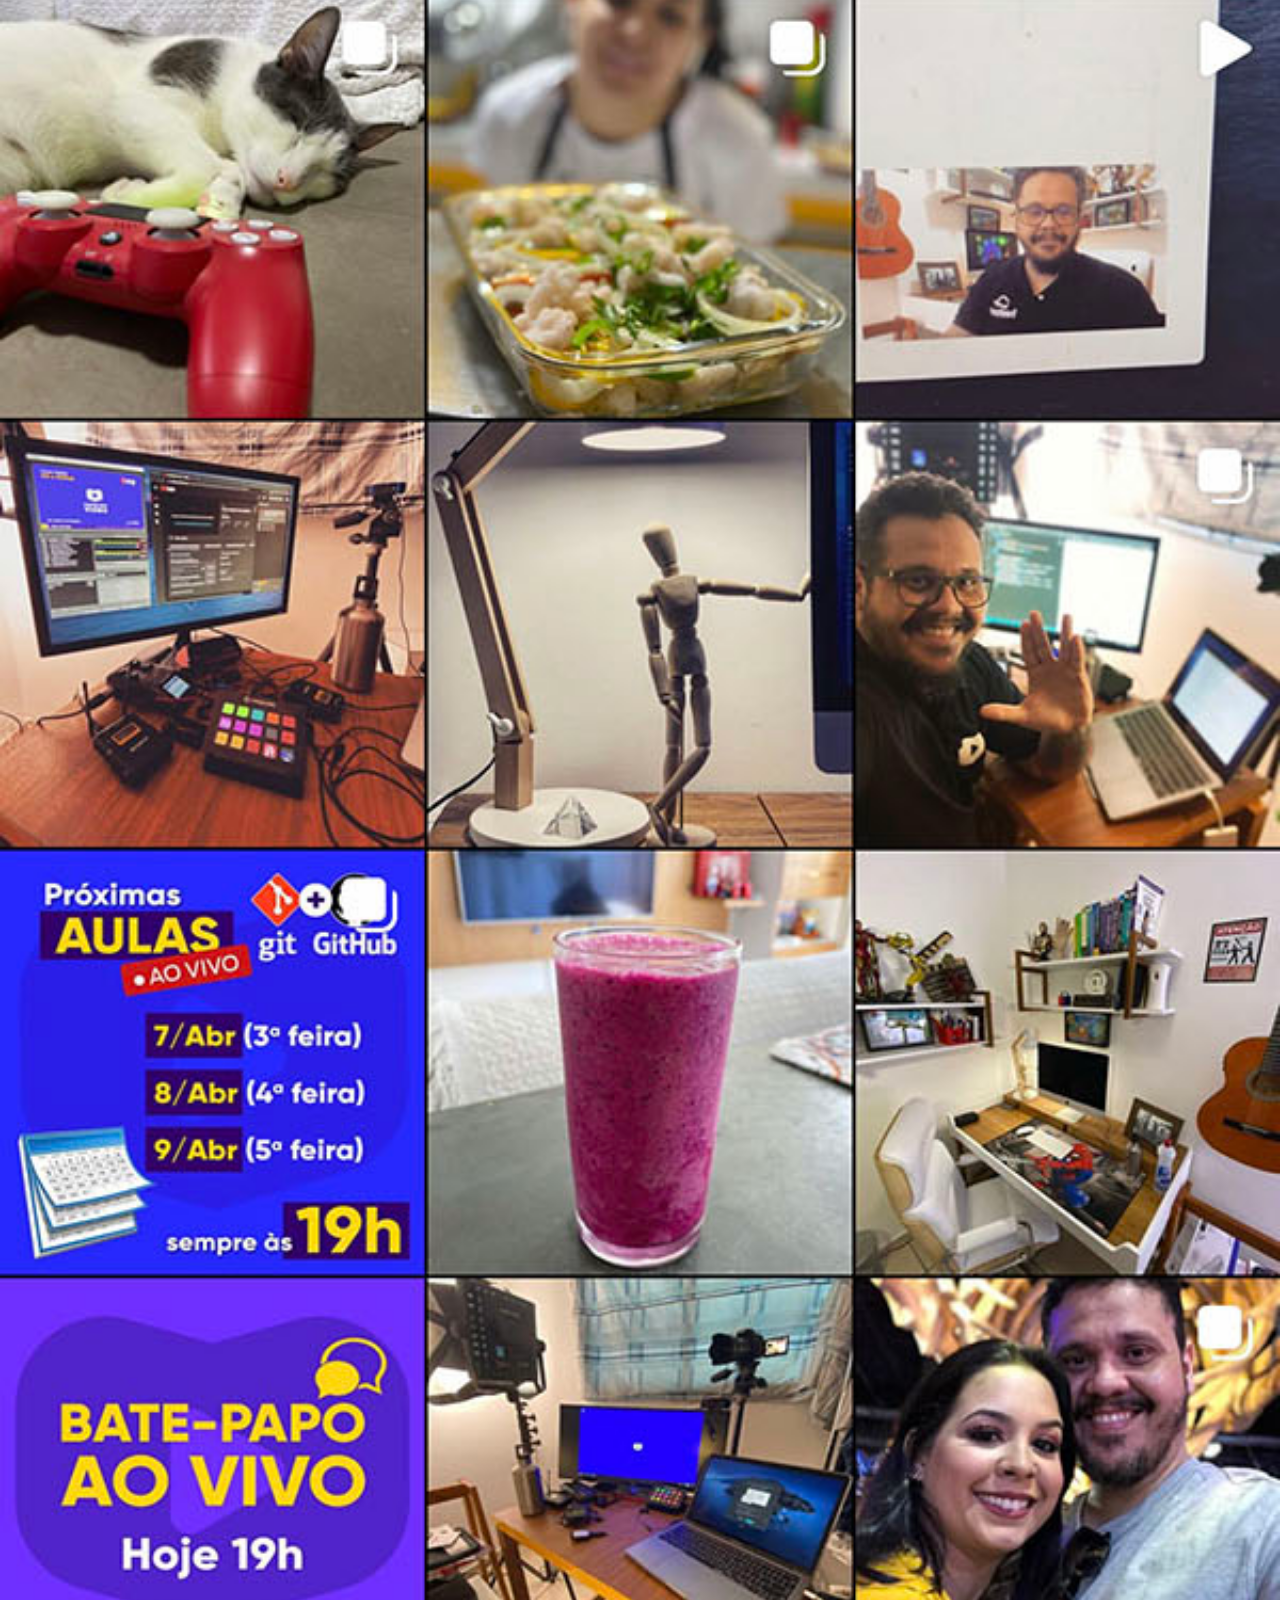
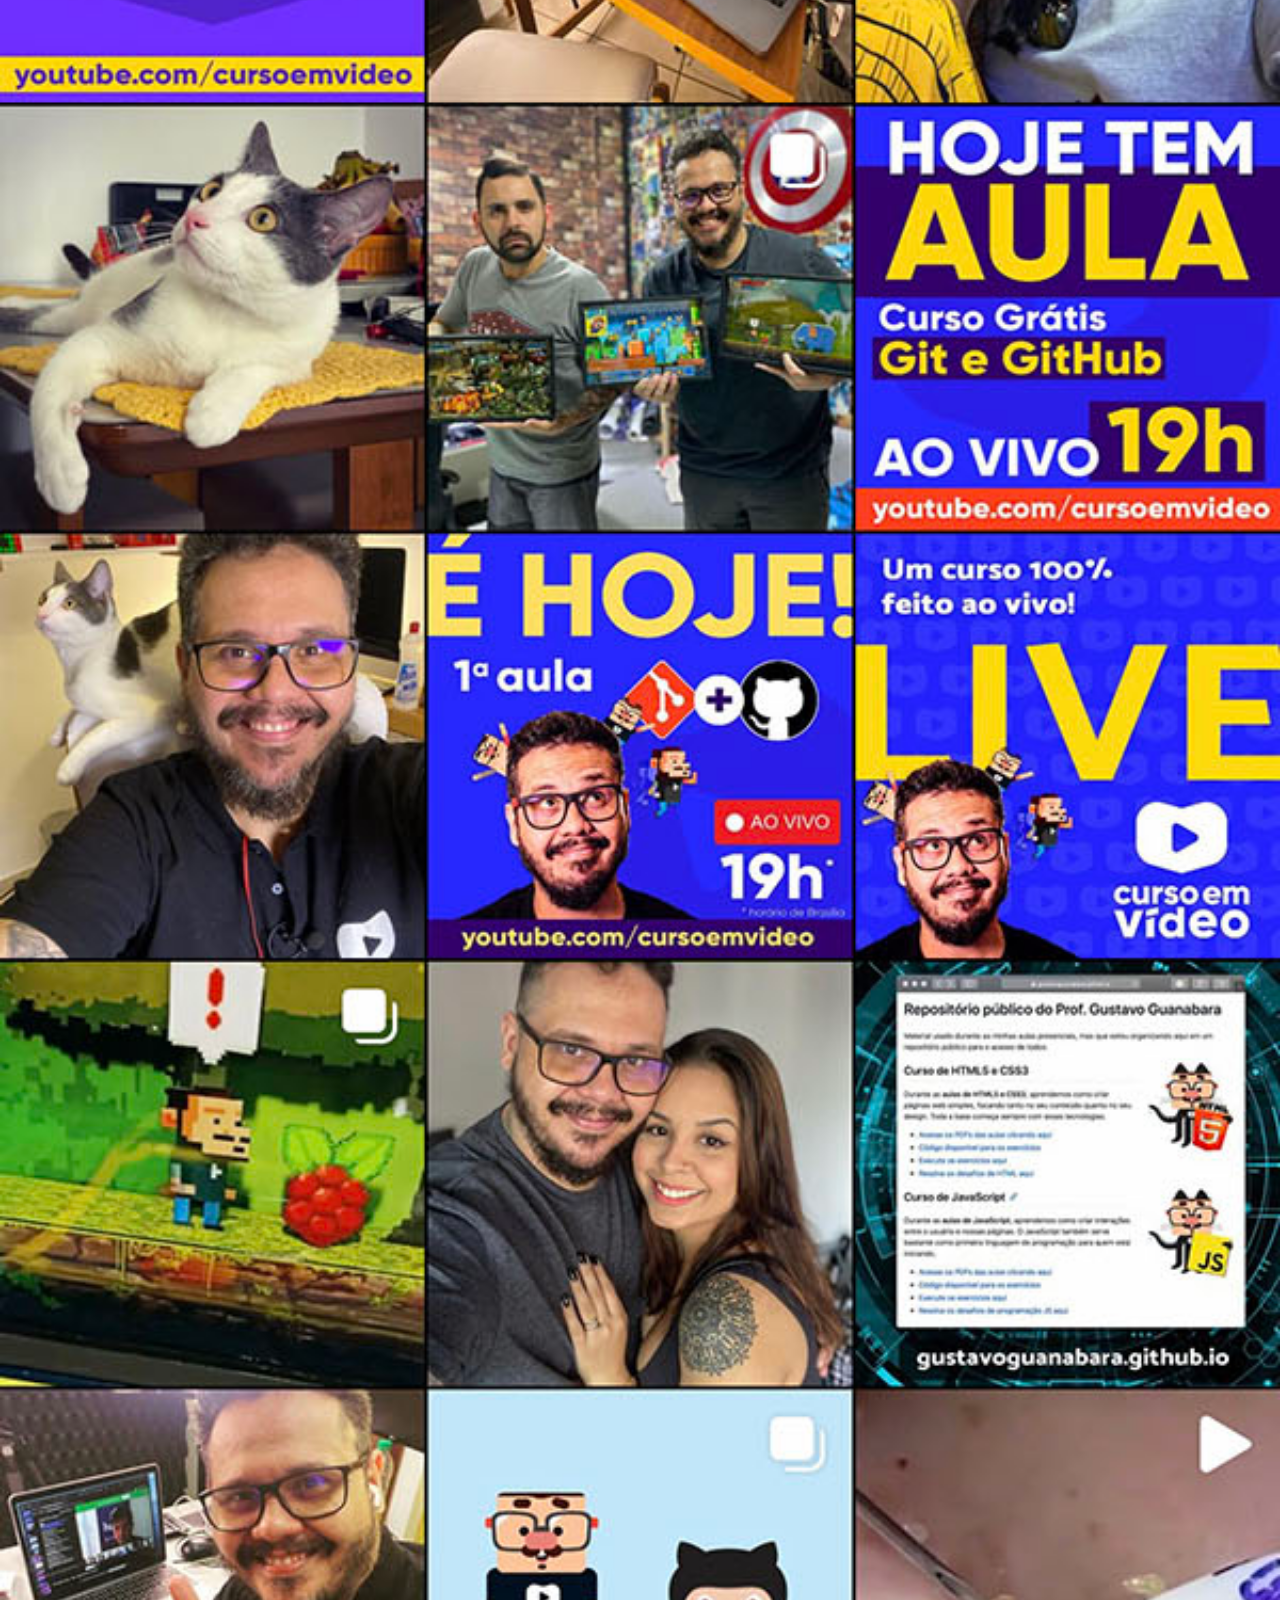
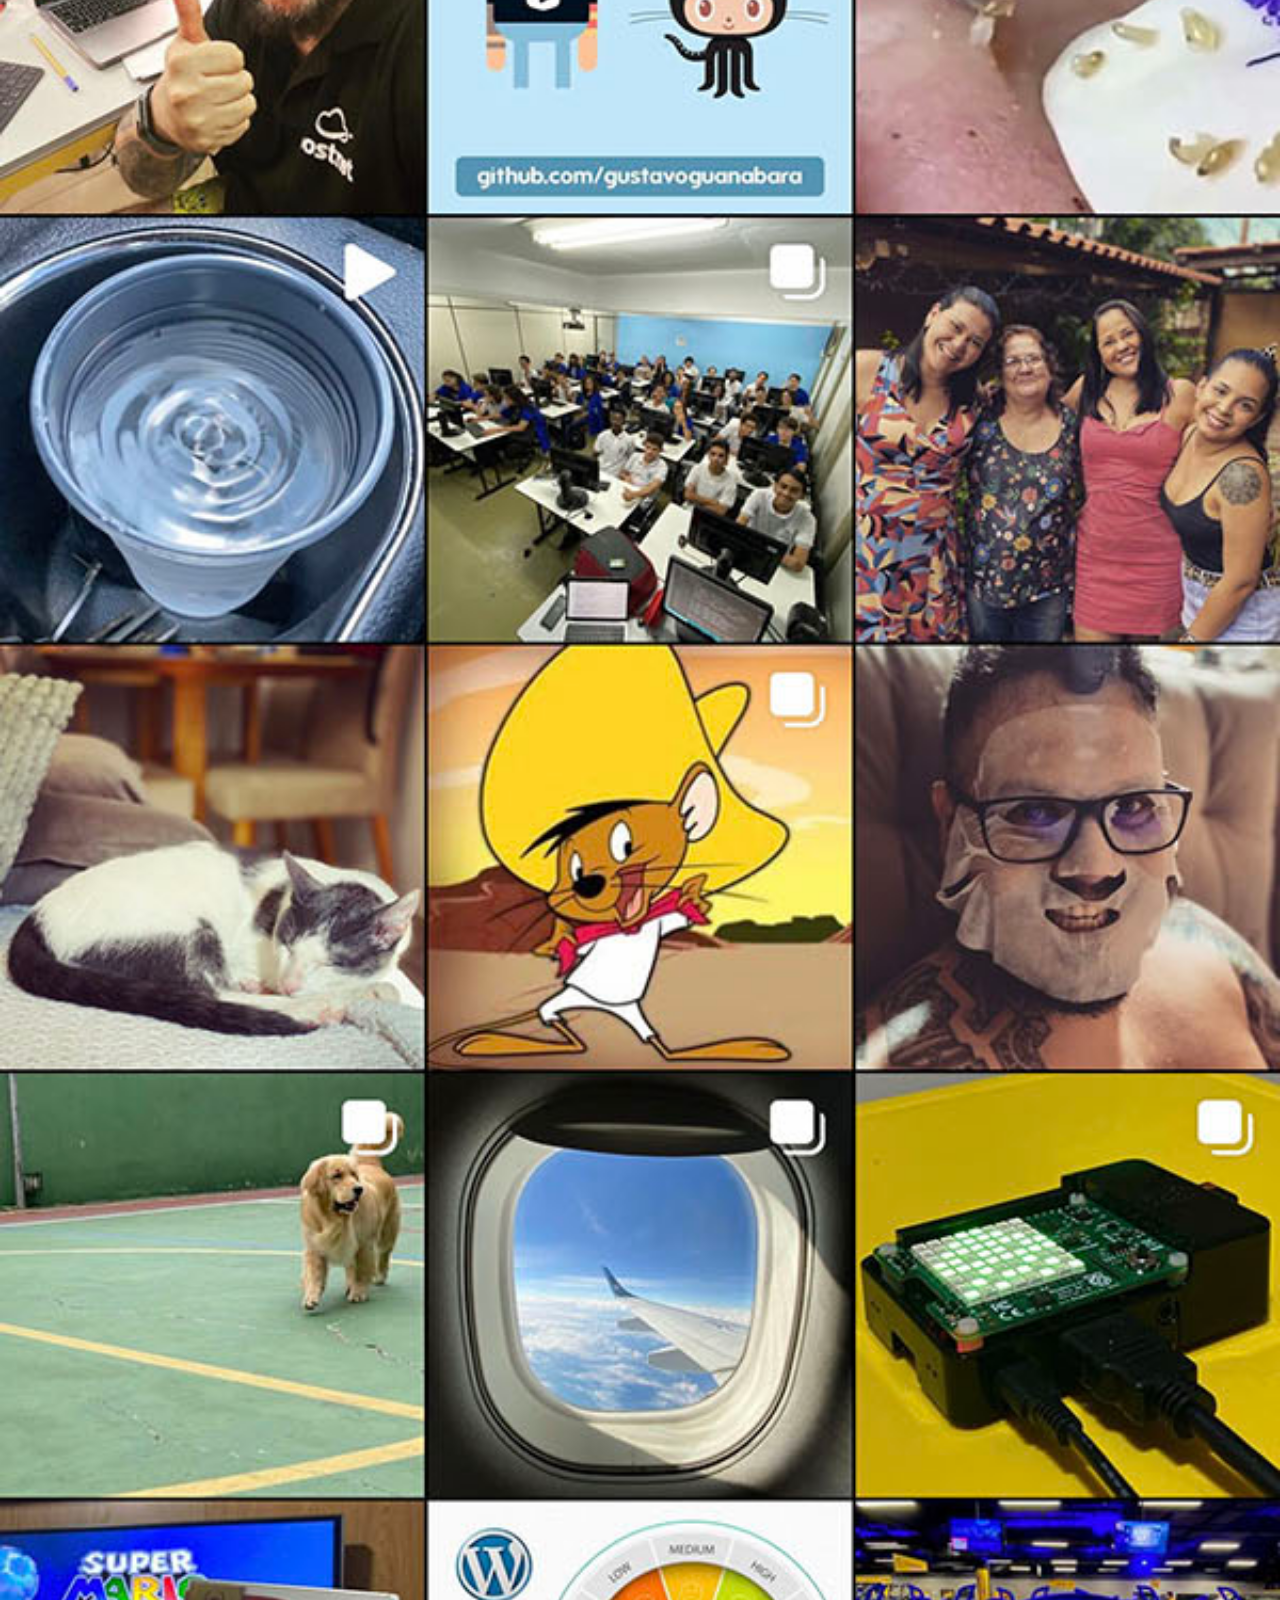
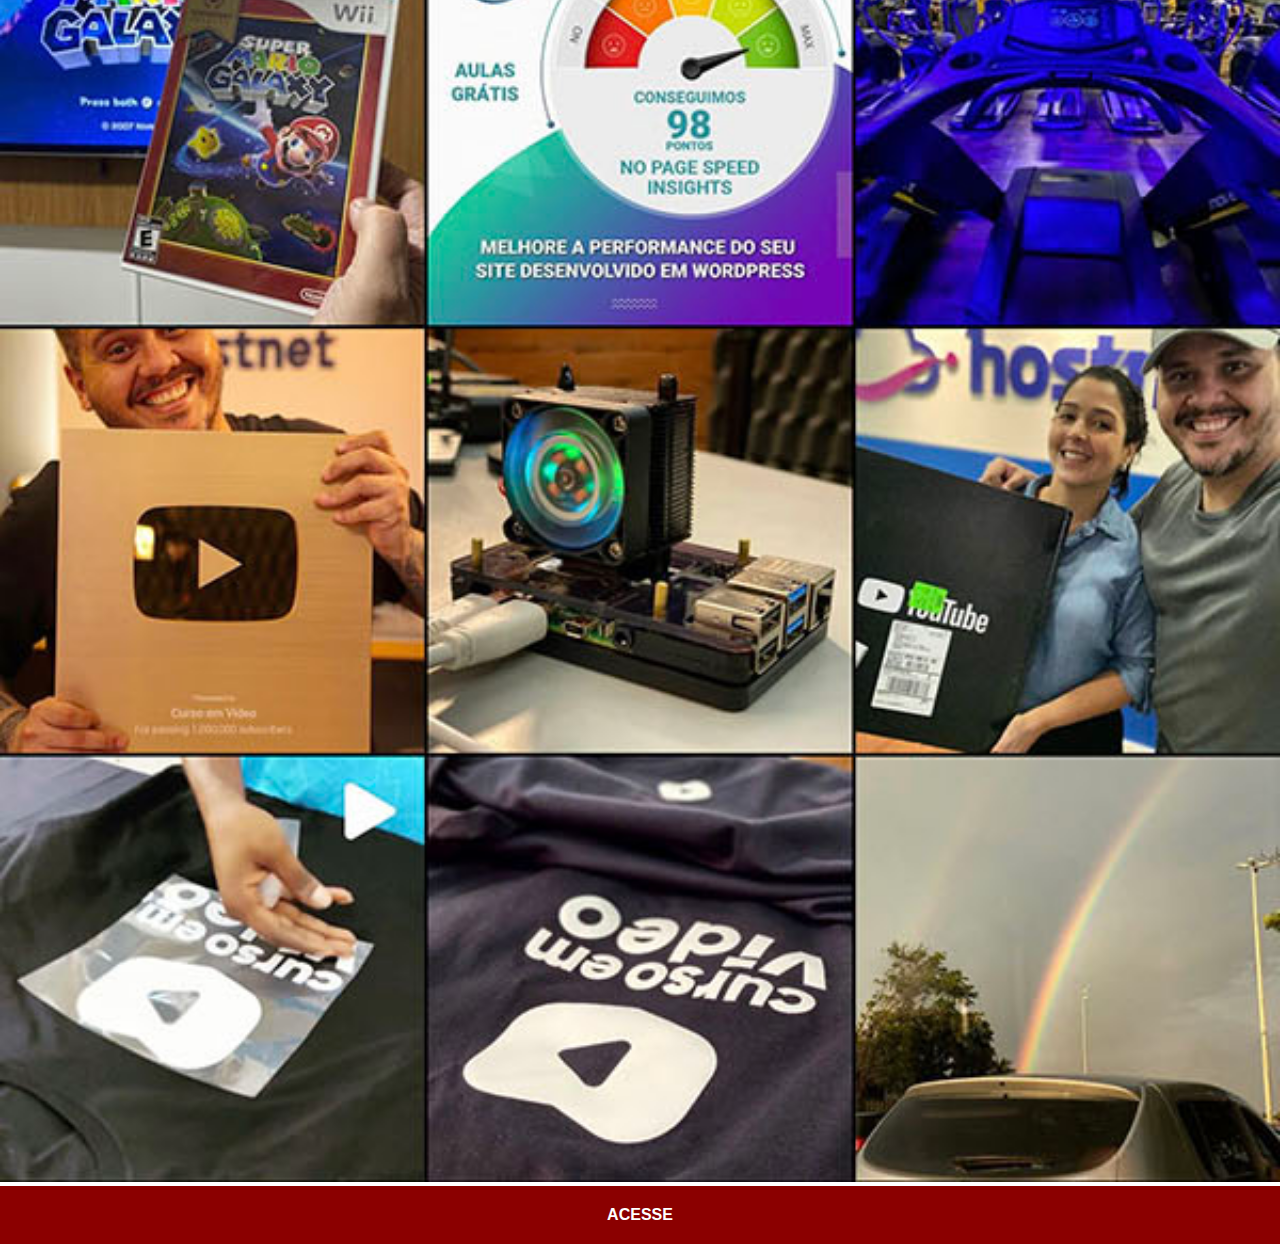
<file: instagram.html>
<!DOCTYPE html>
<html lang="pt-br">
<head>
    <meta charset="UTF-8">
    <meta http-equiv="X-UA-Compatible" content="IE=edge">
    <meta name="viewport" content="width=device-width, initial-scale=1.0">
    <link rel="stylesheet" href="estilos/social.css">
    <title>Instagram</title>
</head>
<body>
    <img src="imagens/tela-instagram.jpg" alt="Instagram">
    <a href="https://www.instagram.com/gustavoguanabara" target="_blank">ACESSE</a>
</body>
</html>
</file>
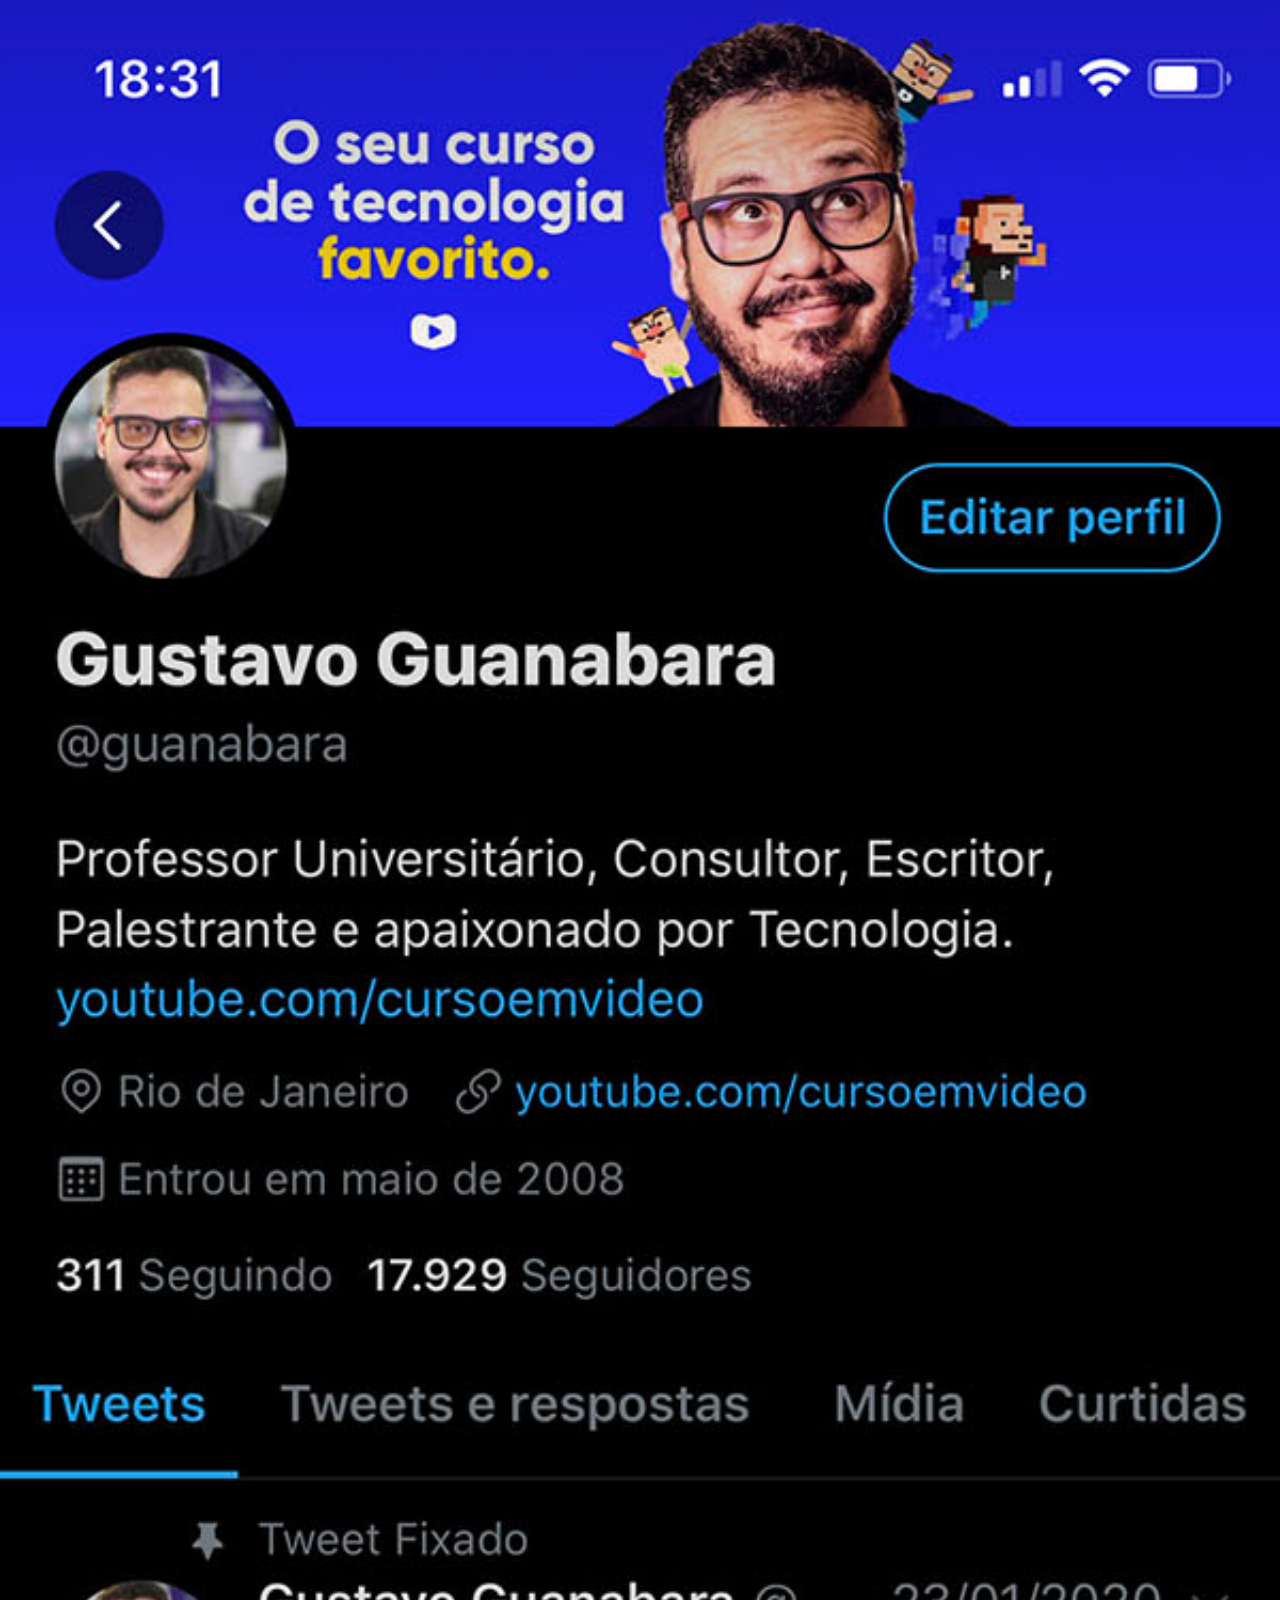
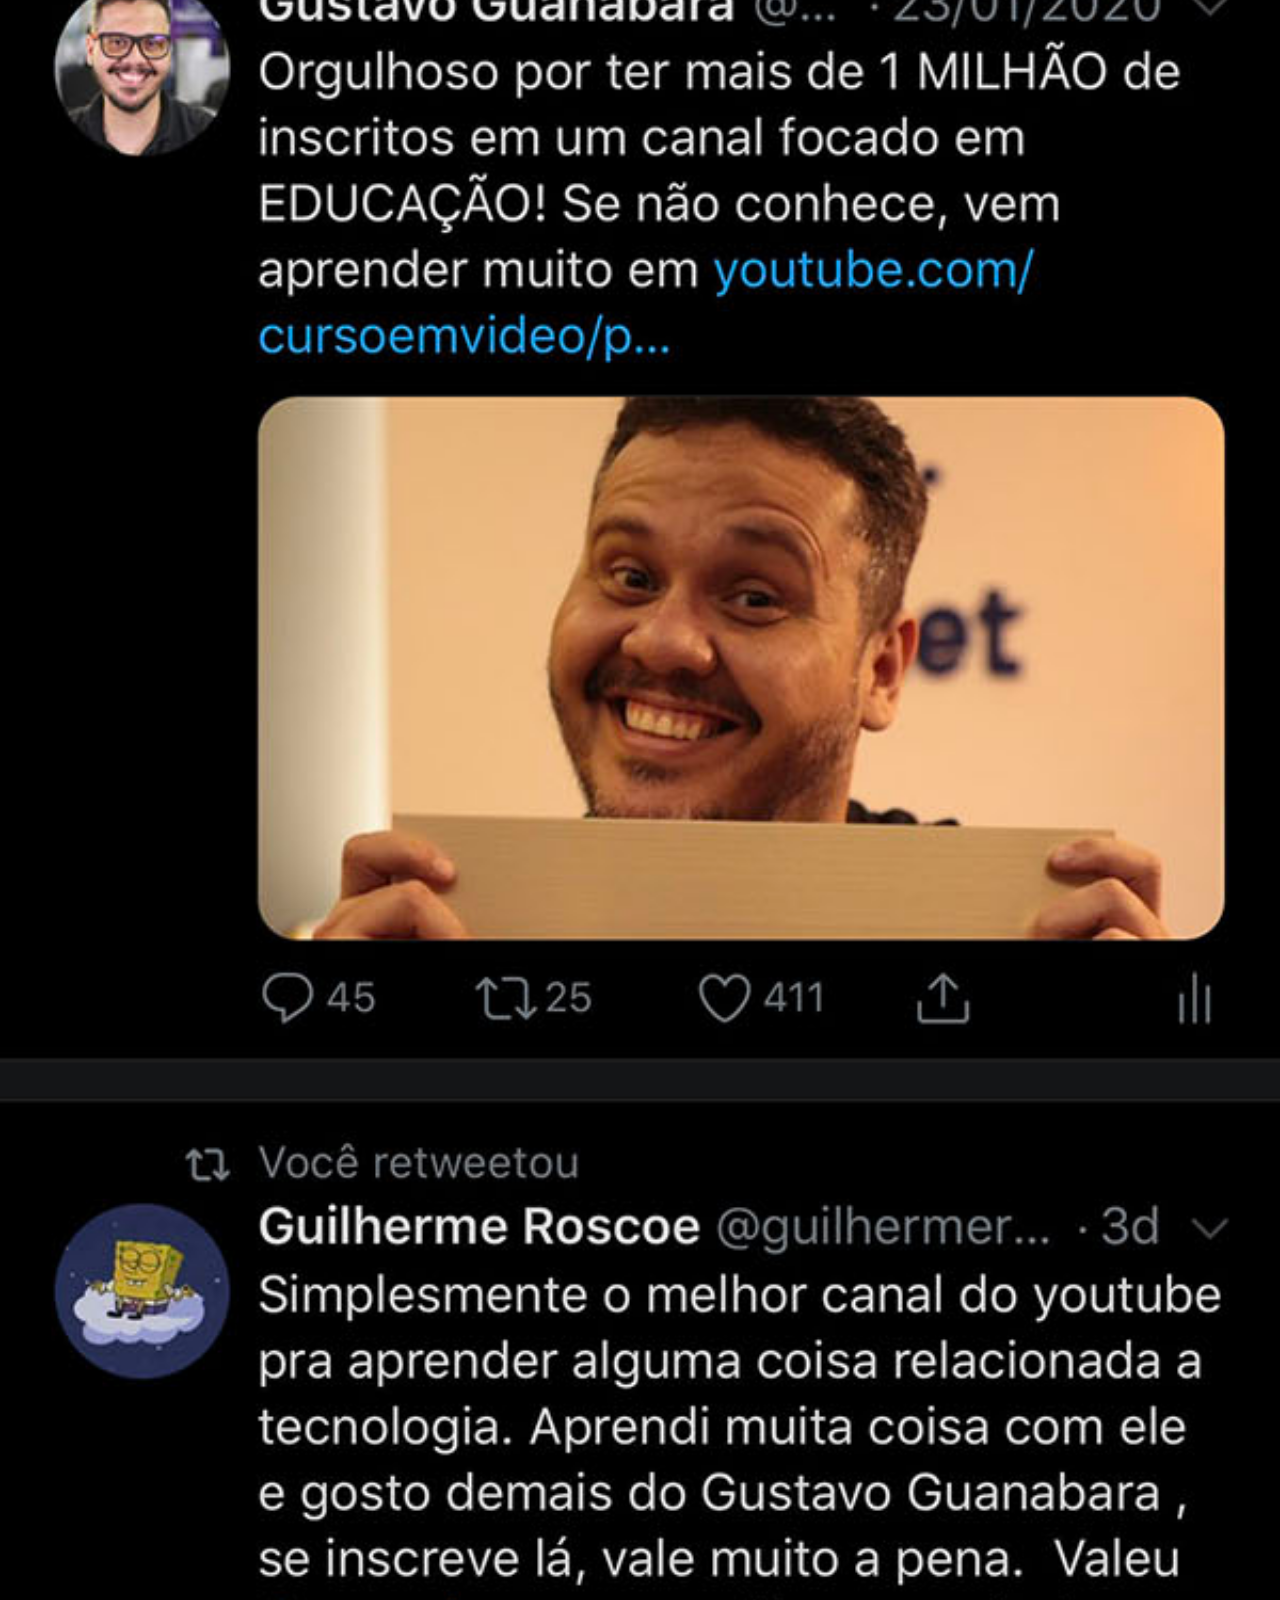
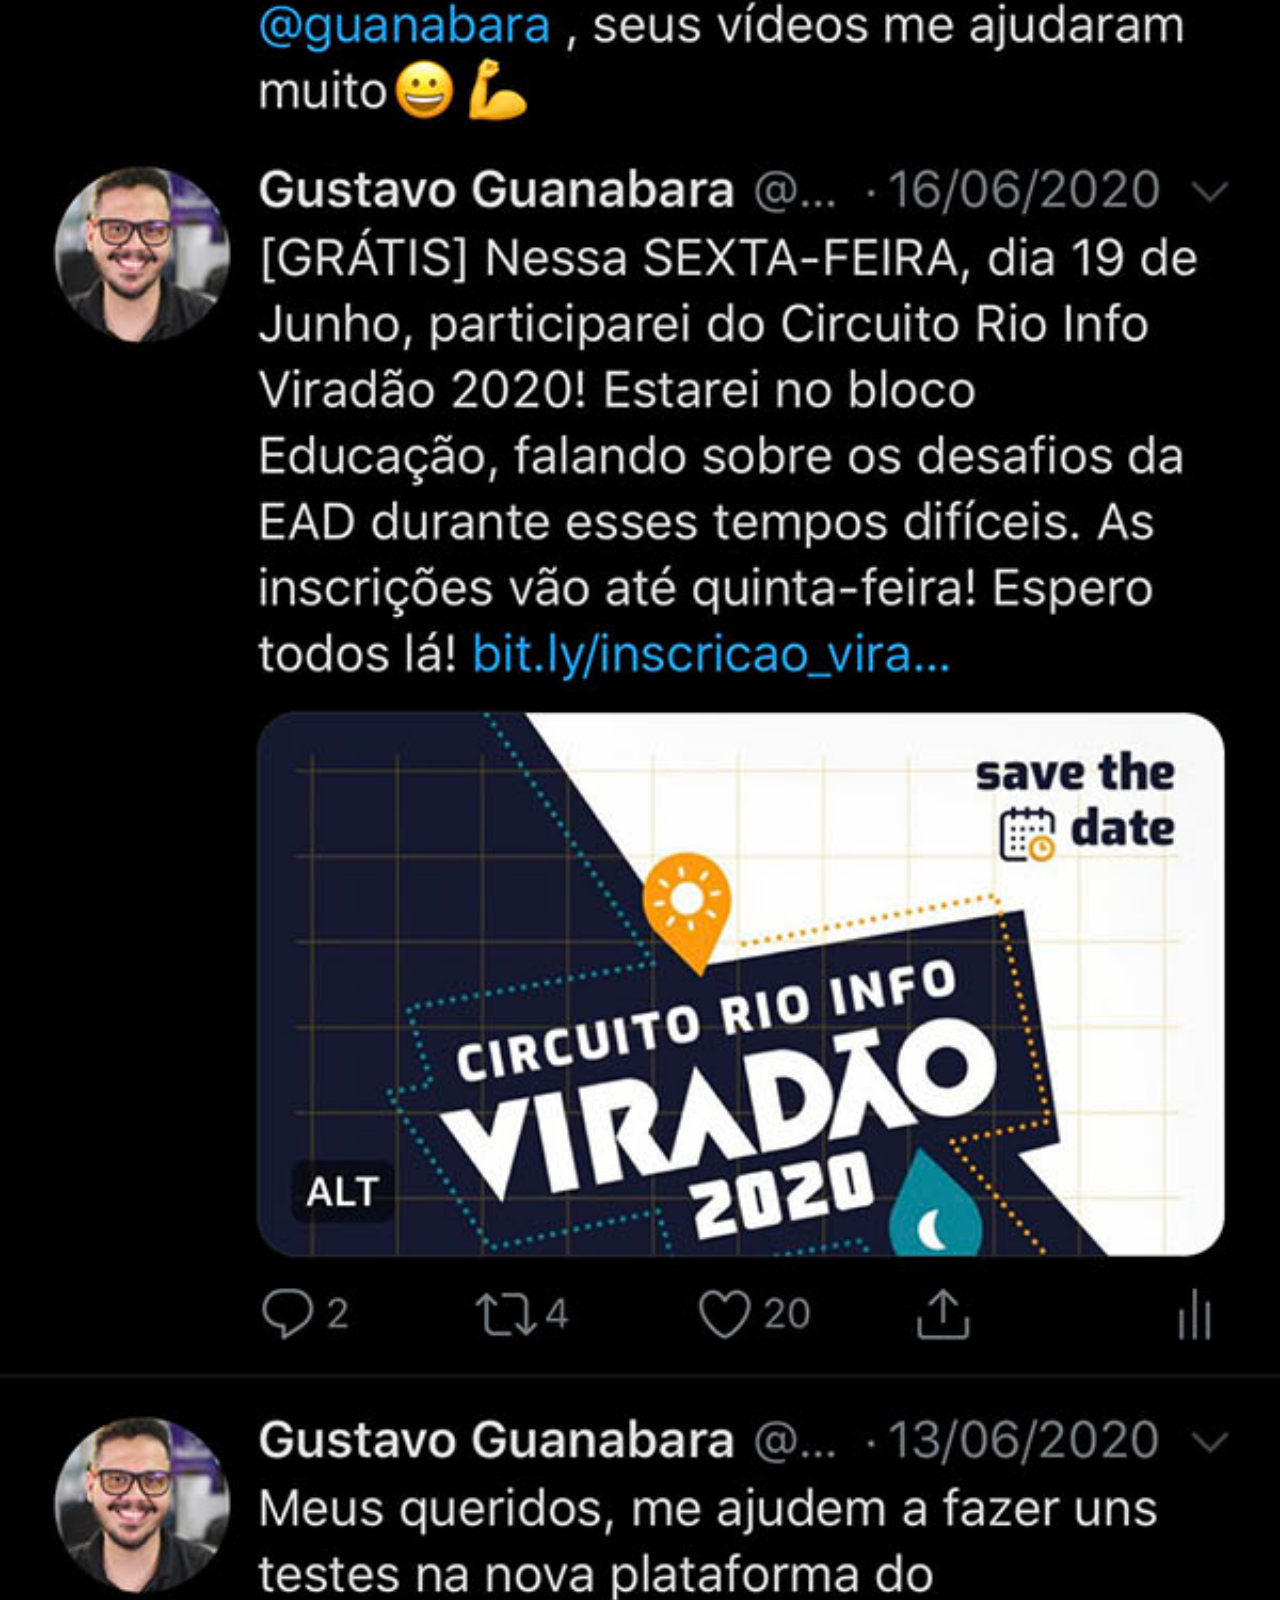
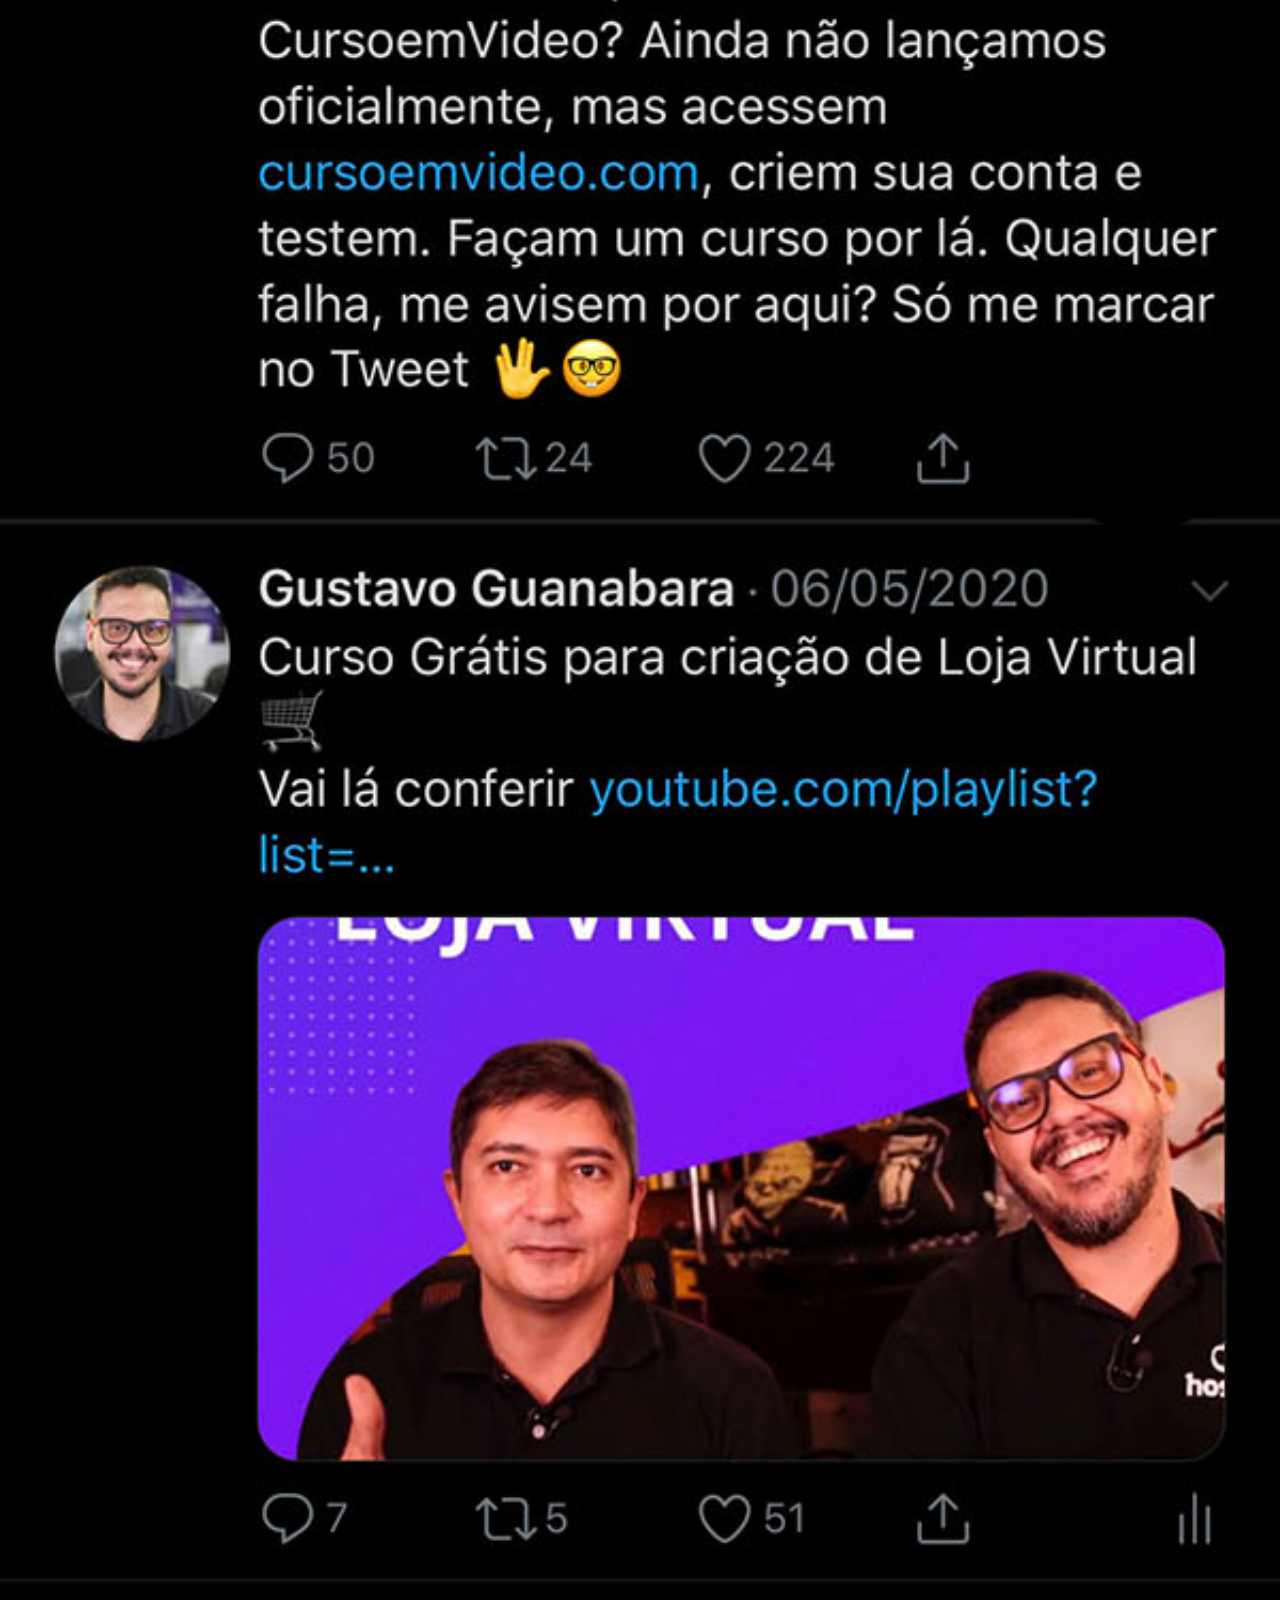
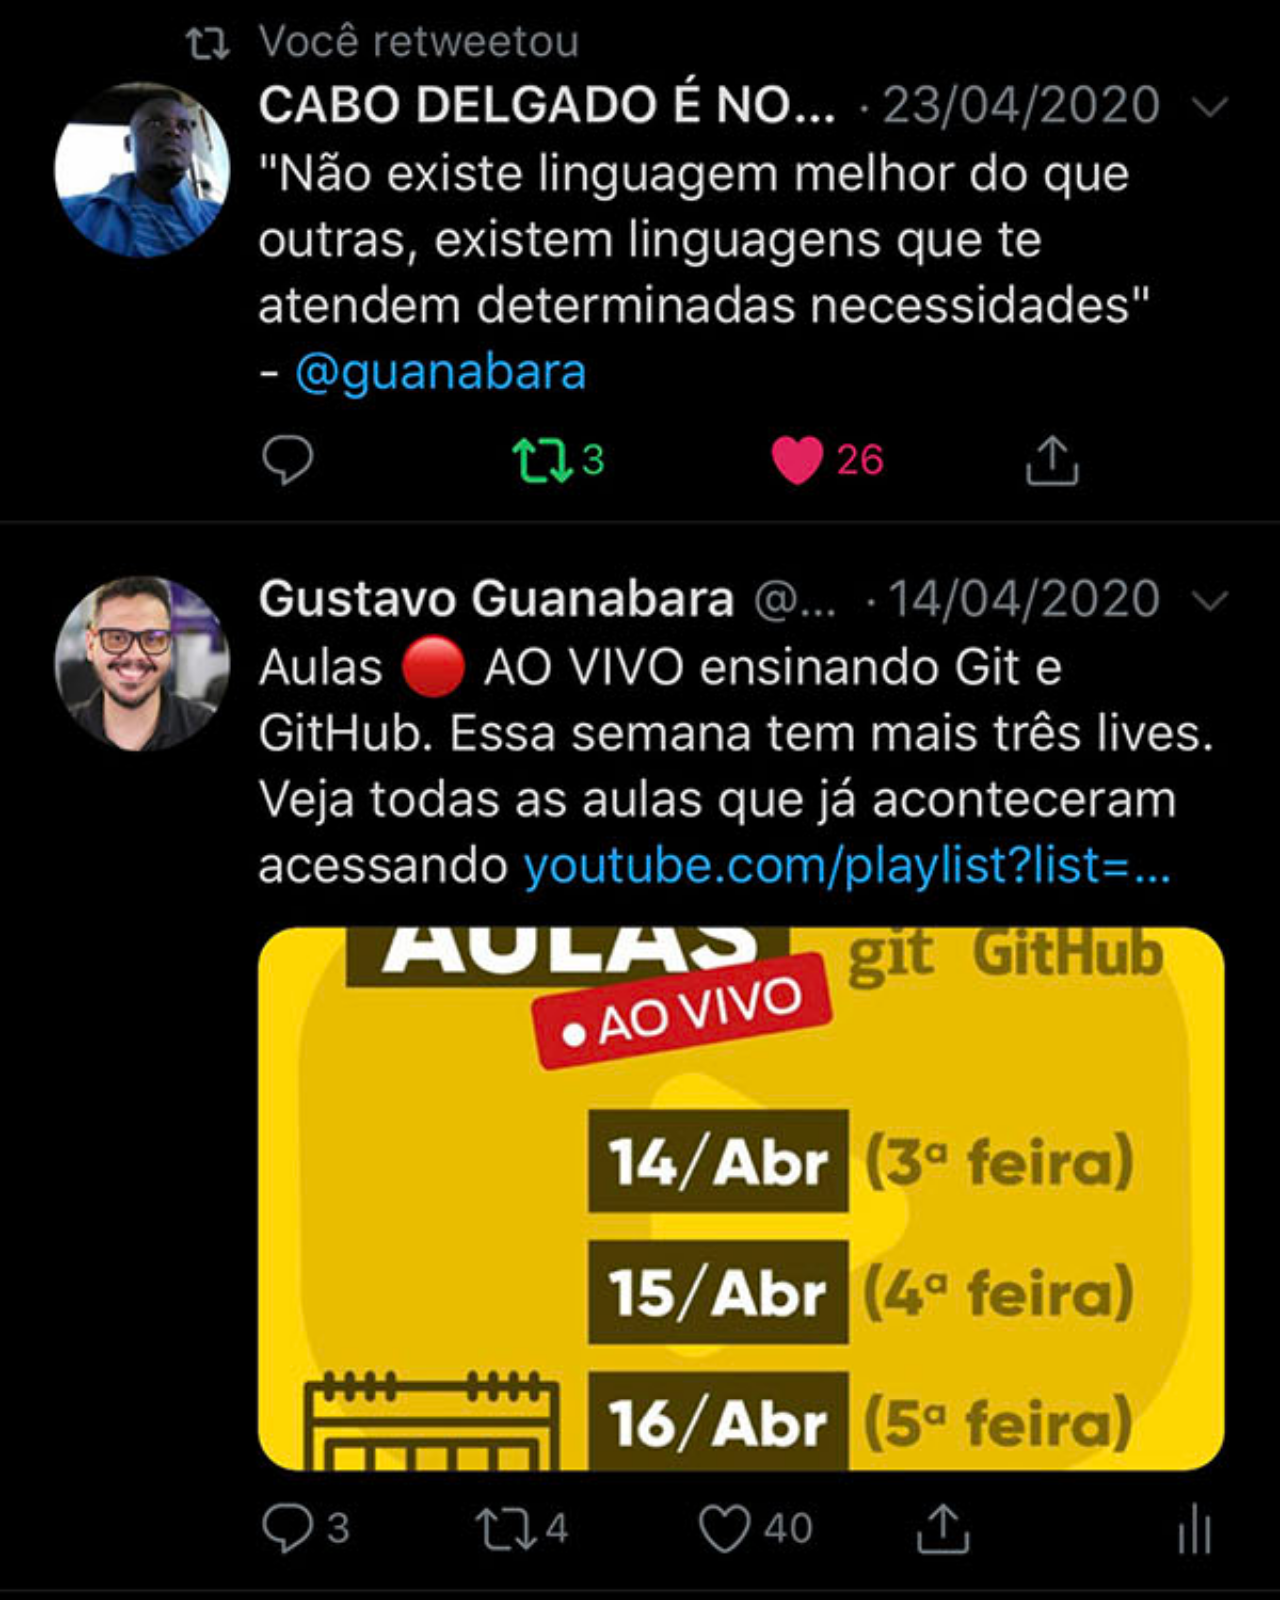
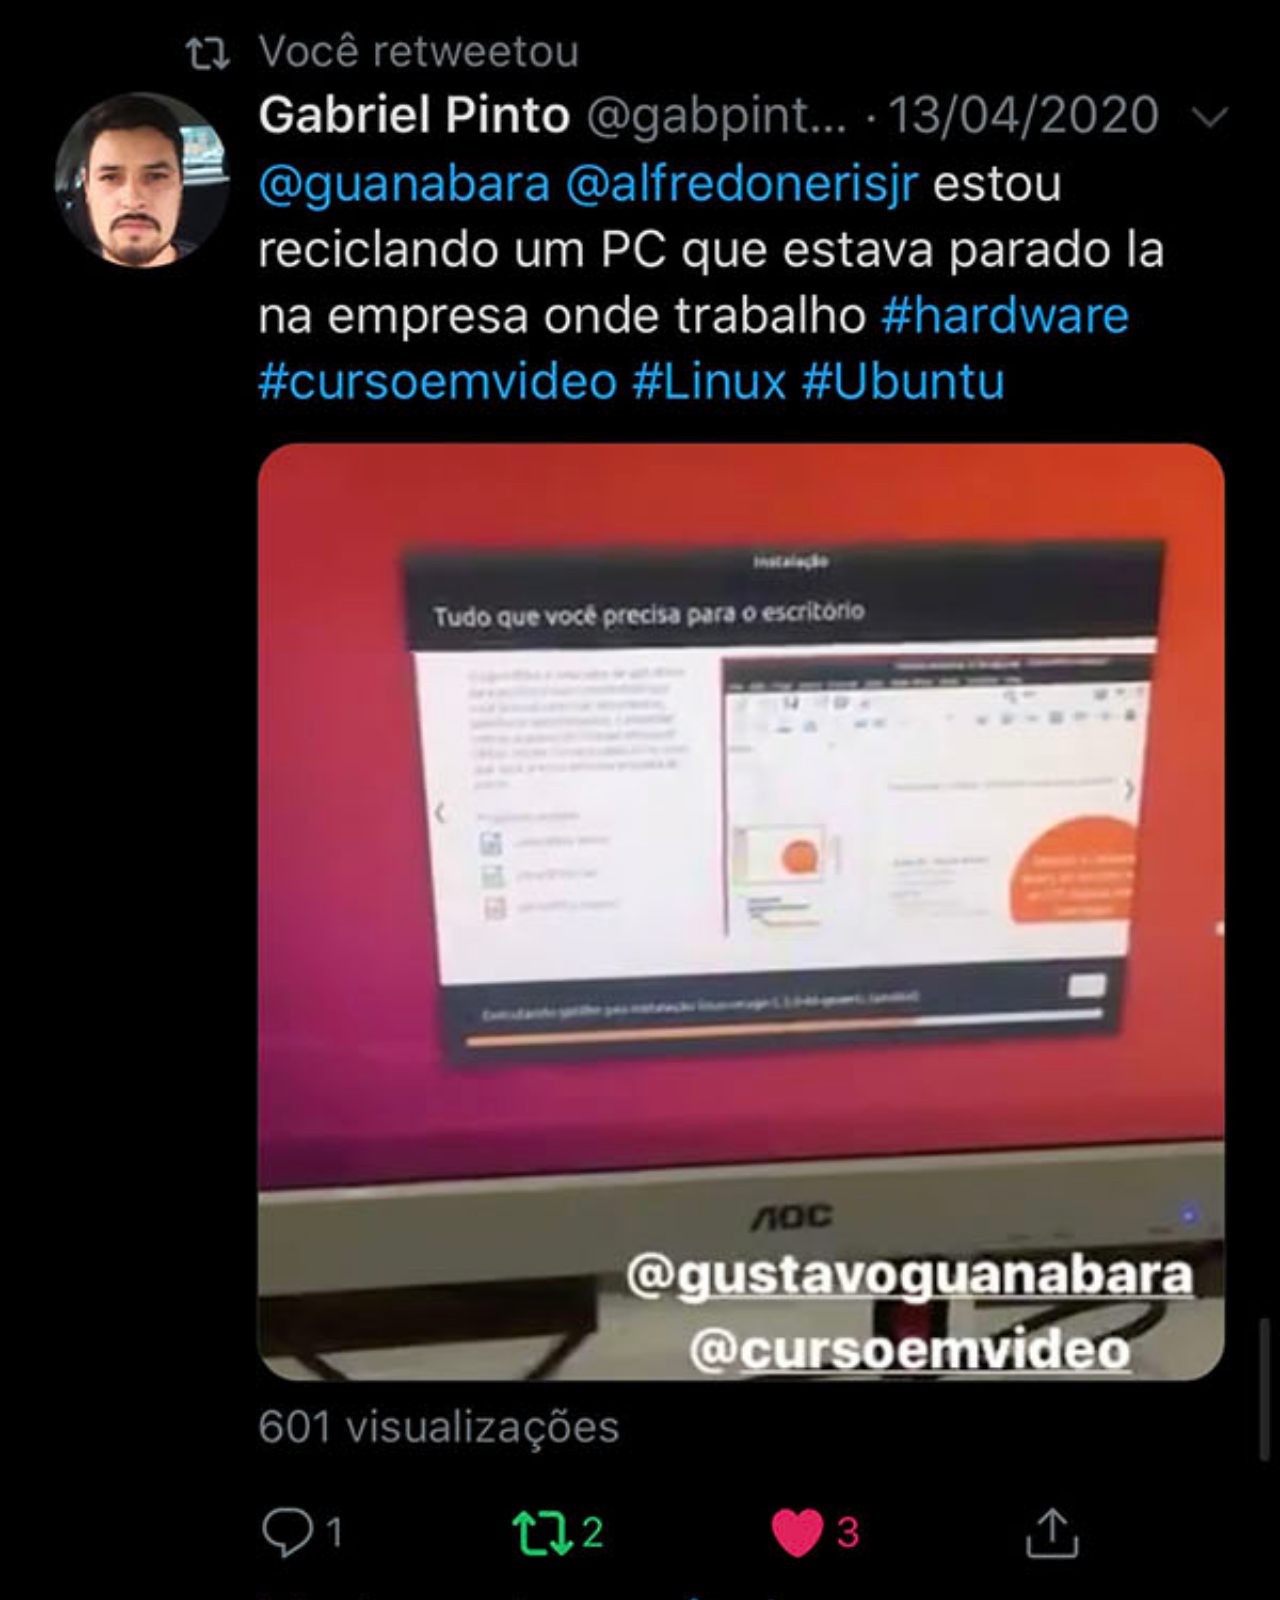
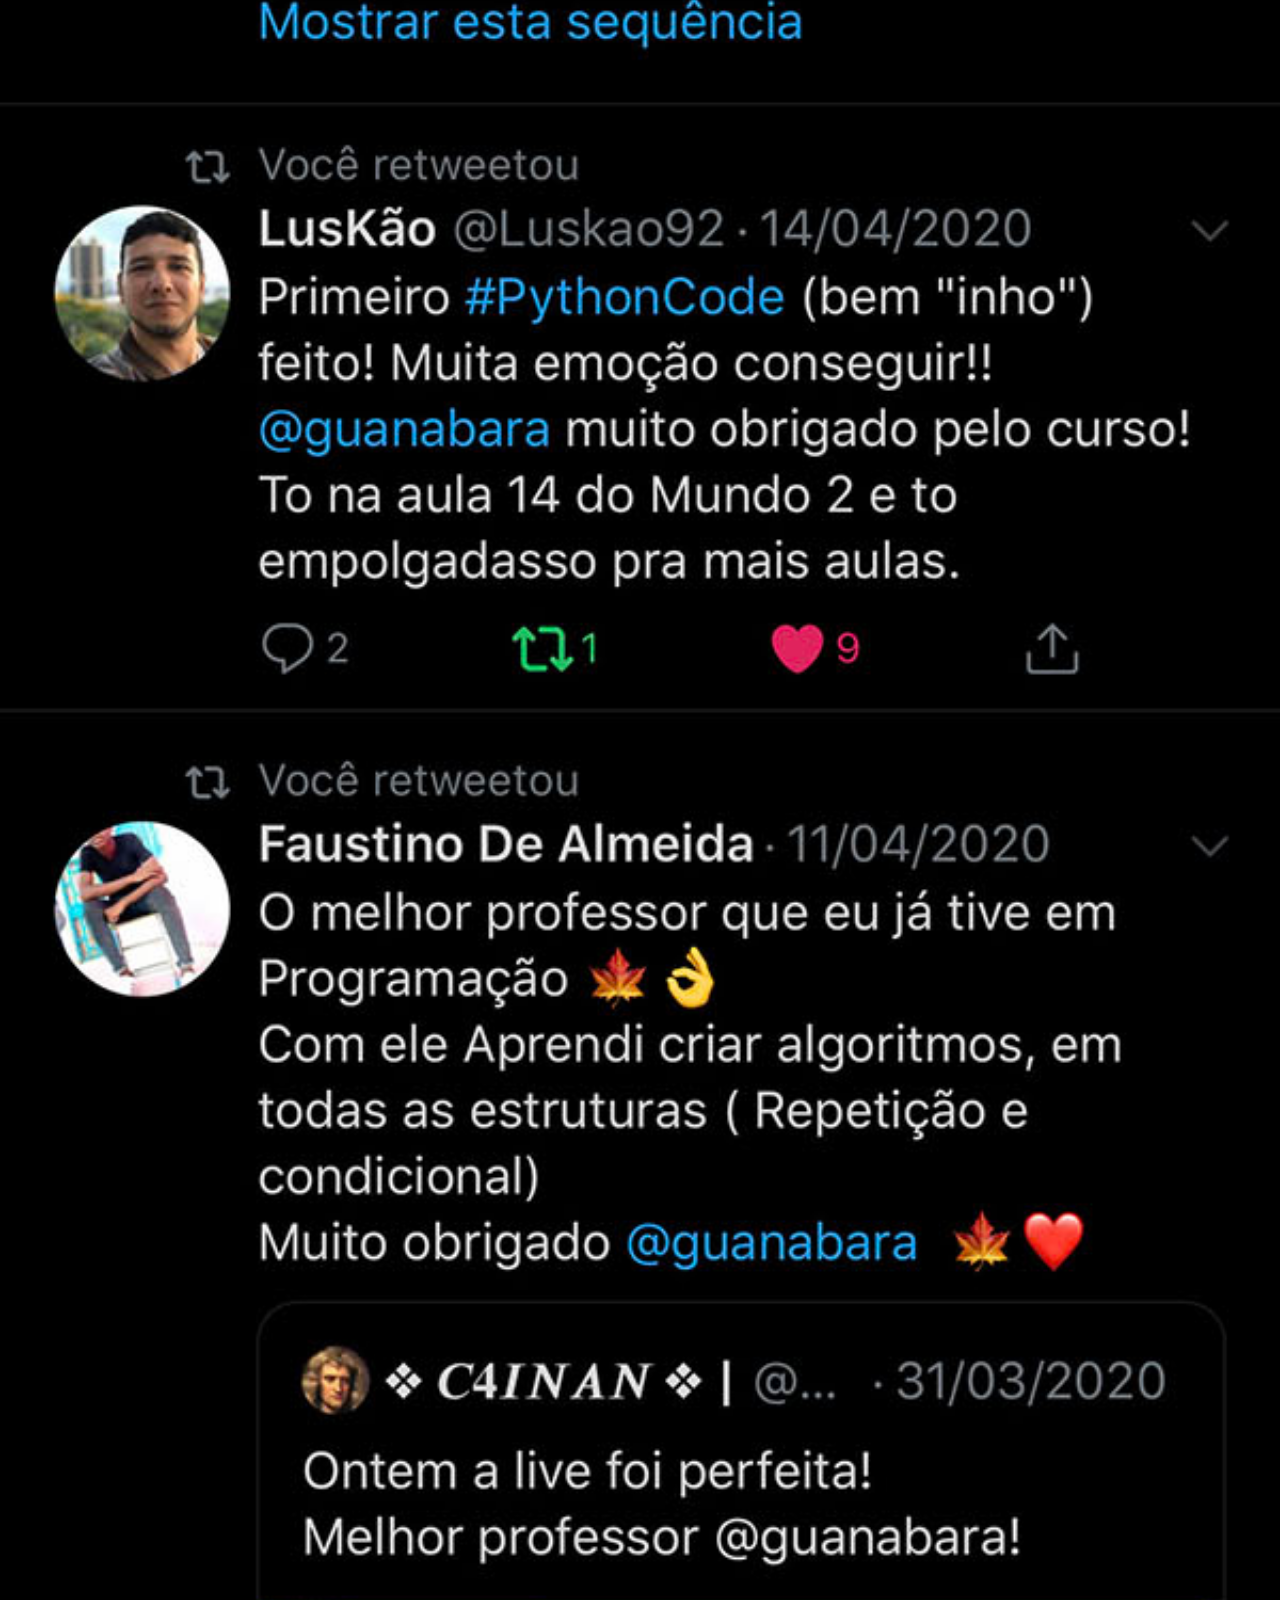
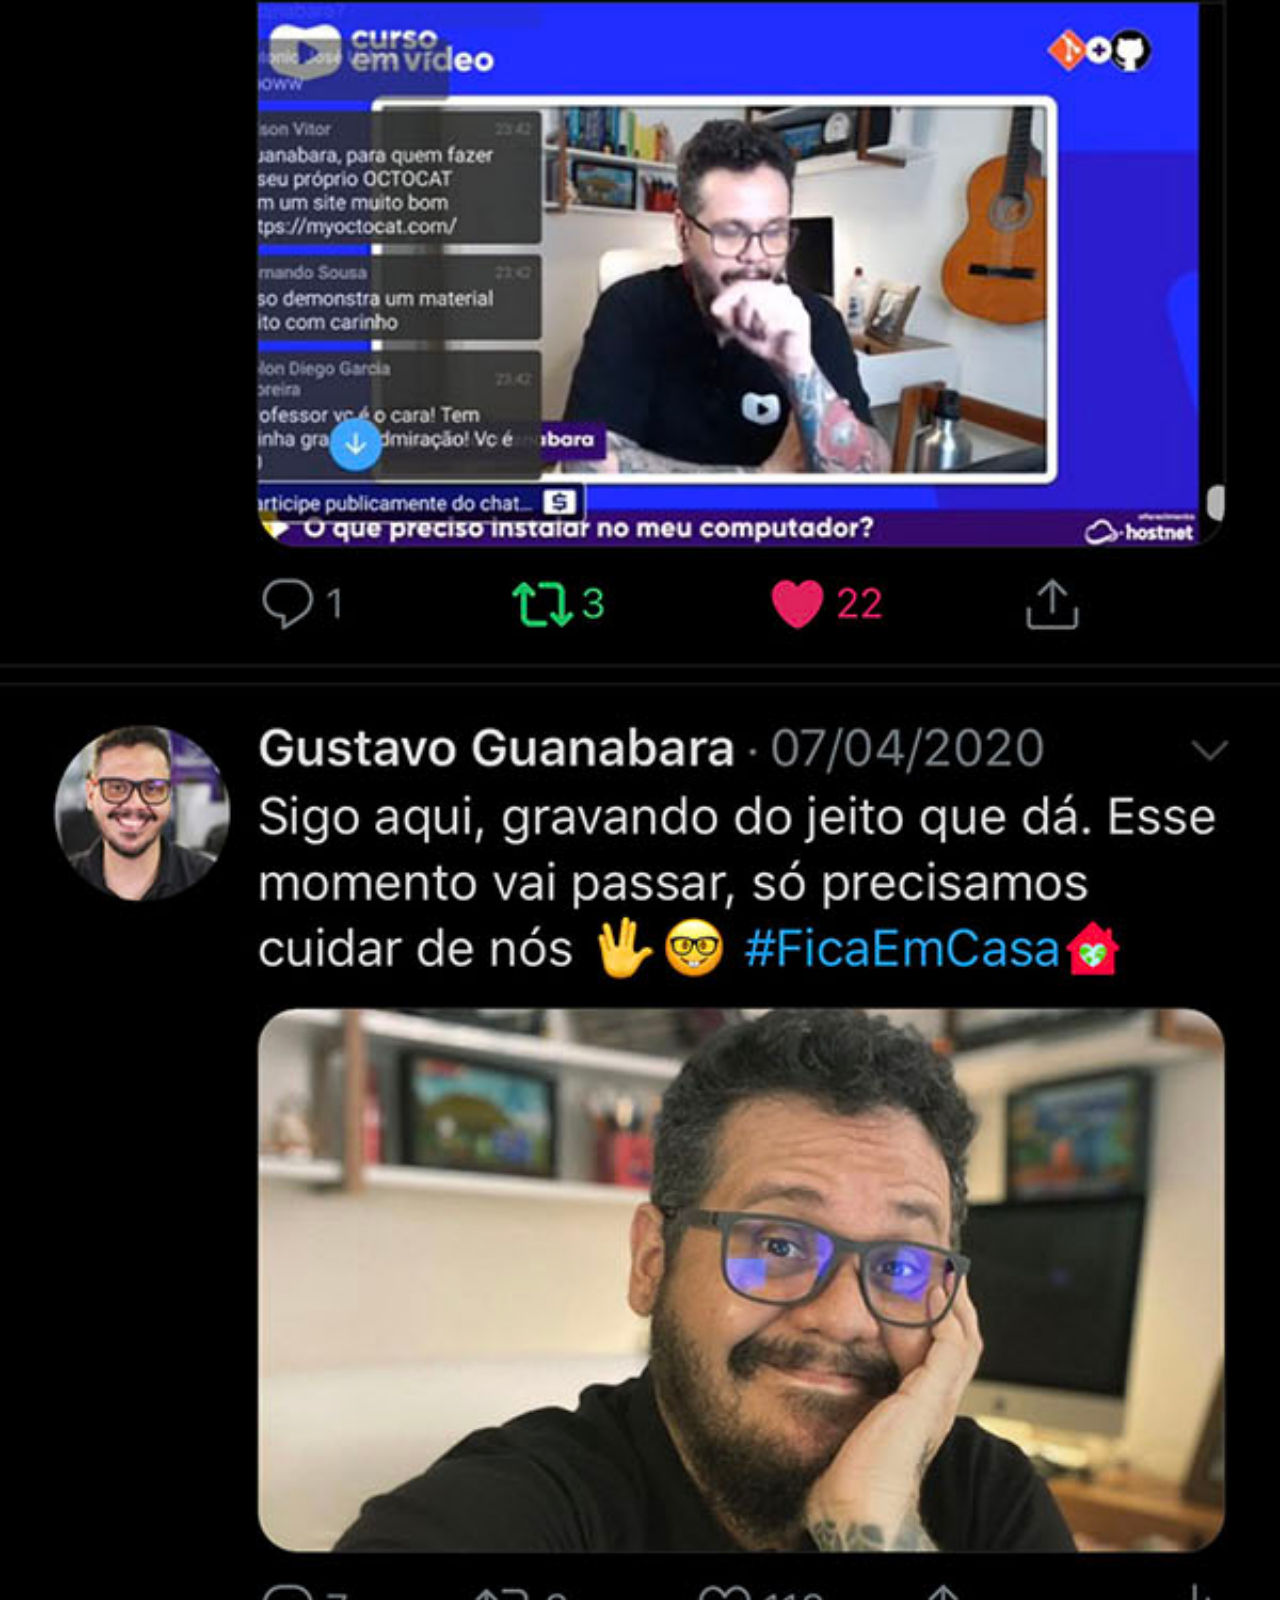
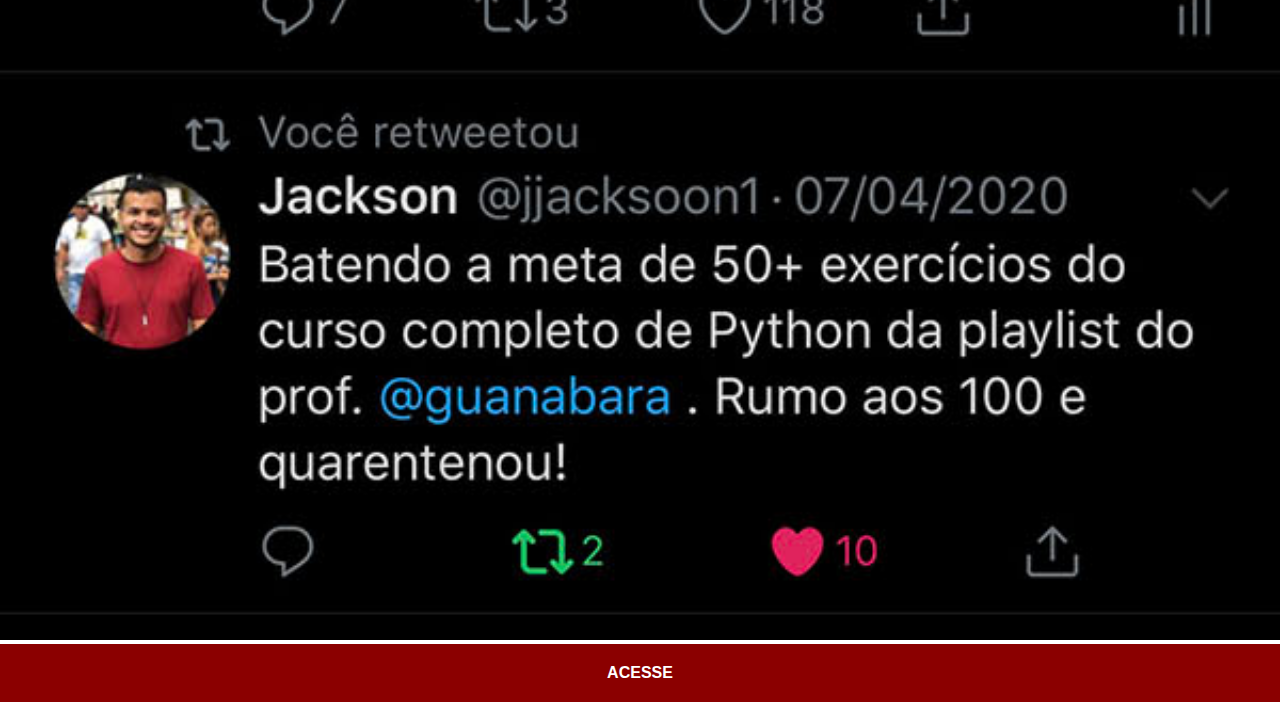
<file: twitter.html>
<!DOCTYPE html>
<html lang="pt-br">
<head>
    <meta charset="UTF-8">
    <meta http-equiv="X-UA-Compatible" content="IE=edge">
    <meta name="viewport" content="width=device-width, initial-scale=1.0">
    <link rel="stylesheet" href="estilos/social.css">
    <title>Twitter</title>
</head>
<body>
    <img src="imagens/tela-twitter.jpg" alt="twitter">
    <a href="https://twitter.com/guanabara" target="_blank">ACESSE</a>
</body>
</html>
</file>
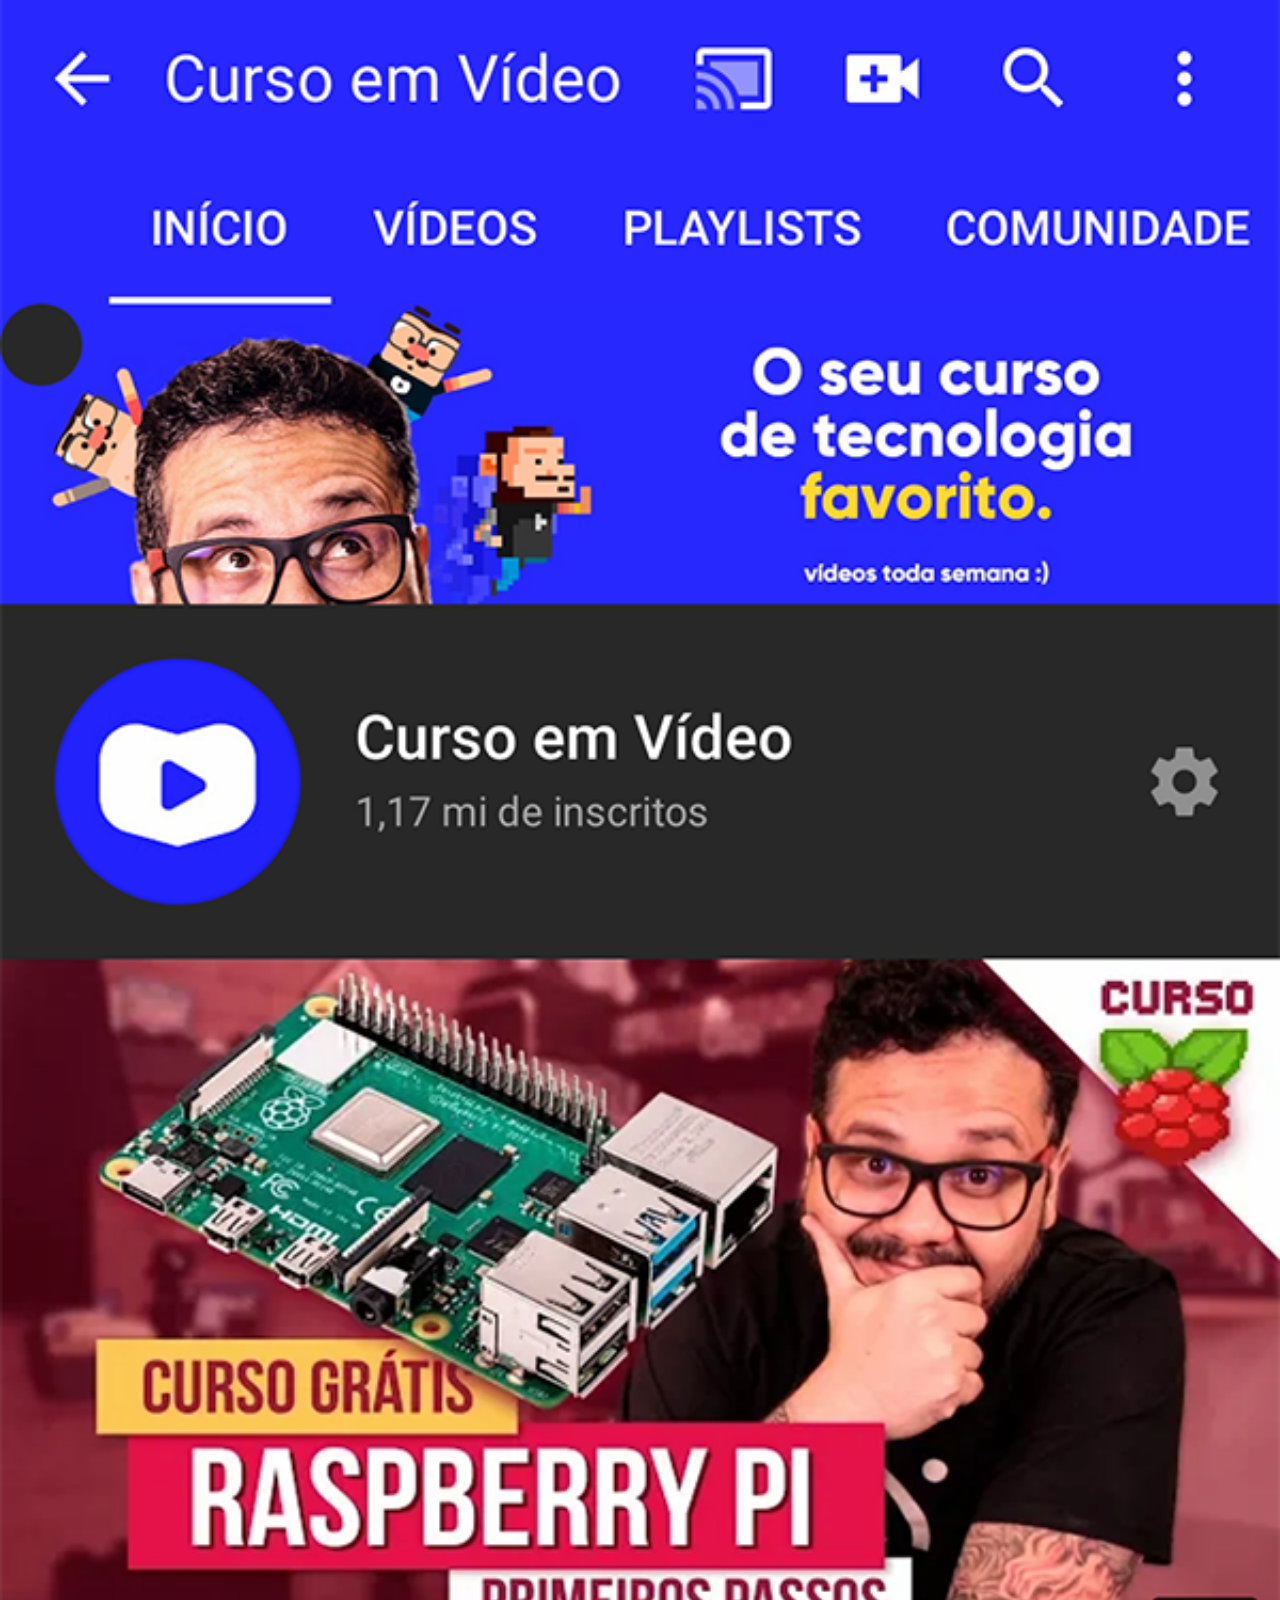
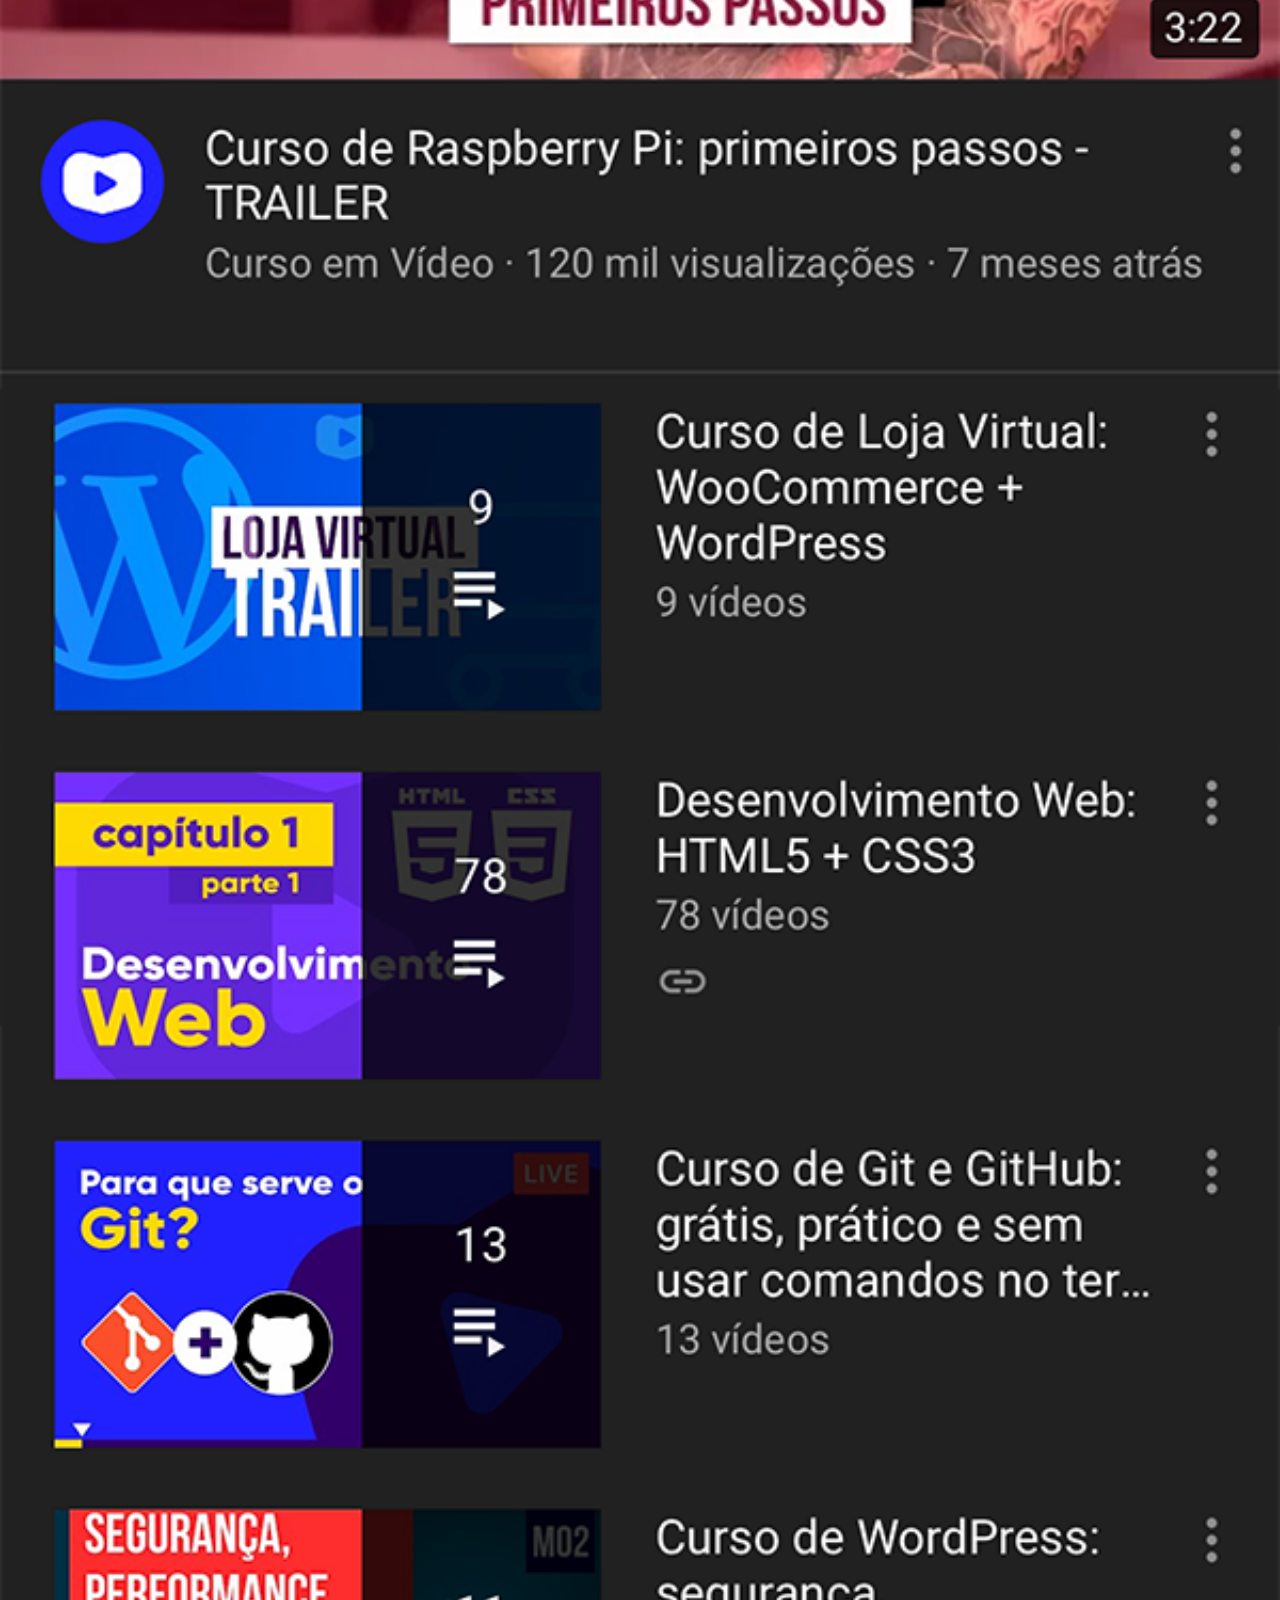
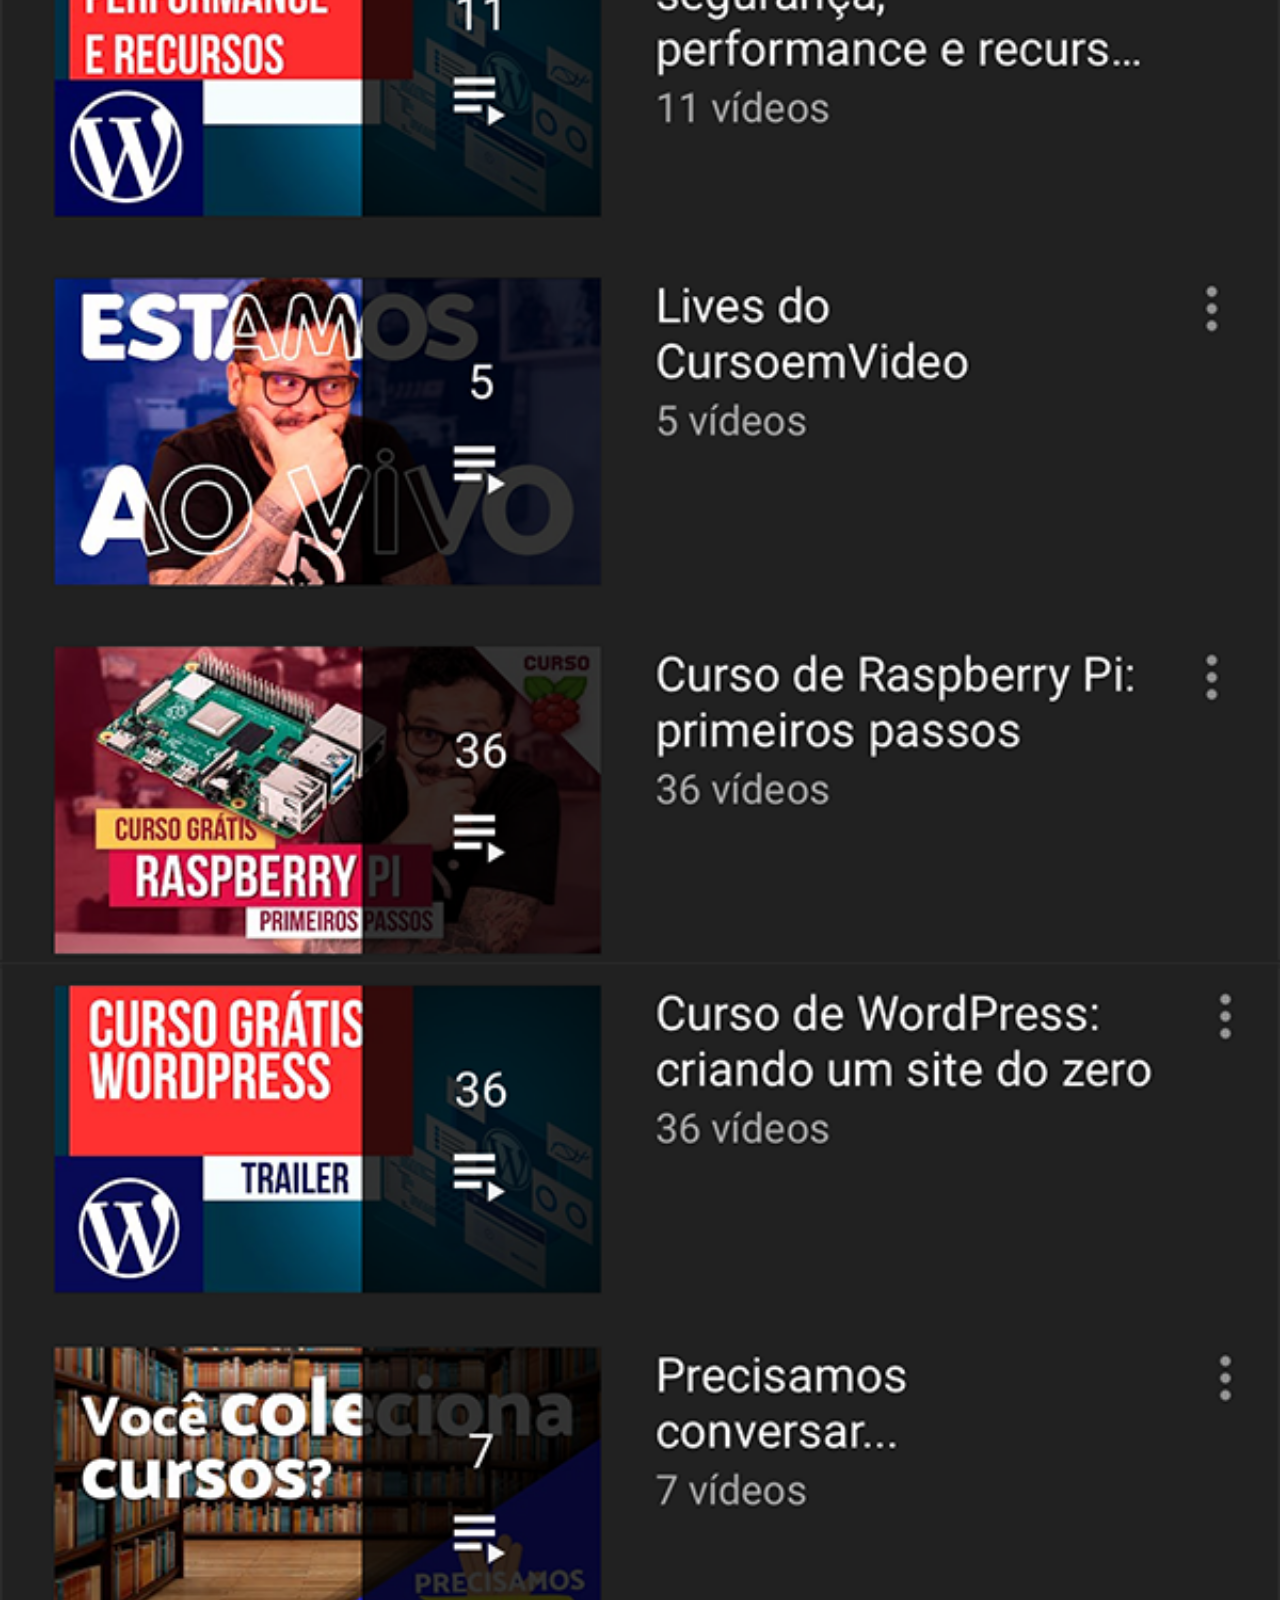
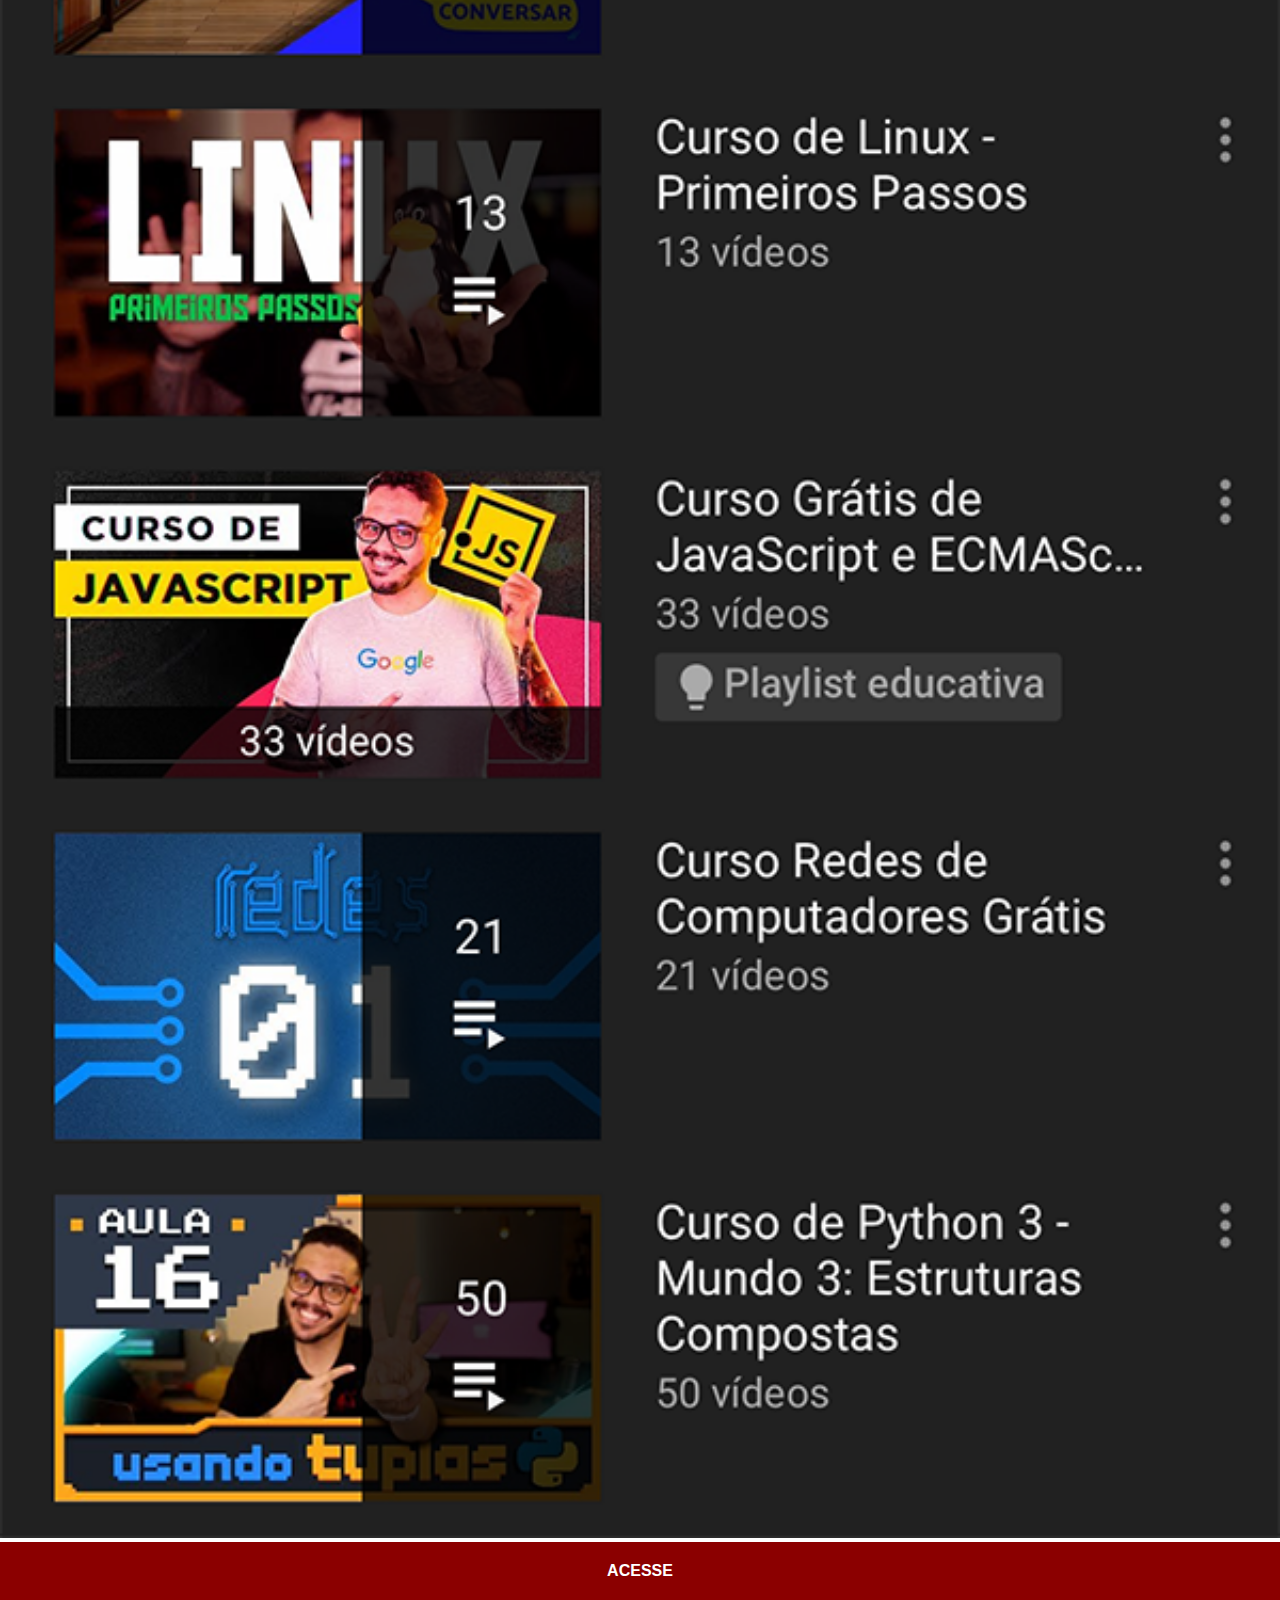
<file: youtube.html>
<!DOCTYPE html>
<html lang="pt-br">
<head>
    <meta charset="UTF-8">
    <meta http-equiv="X-UA-Compatible" content="IE=edge">
    <meta name="viewport" content="width=device-width, initial-scale=1.0">
    <title>Youtube</title>
    <link rel="stylesheet" href="./estilos/social.css">
</head>
<body>
    <img src="./imagens/tela-youtube.png" alt="YouTube">
    <a href="https://www.youtube.com/c/CursoemV%C3%ADdeo/playlists" target="_blank">ACESSE</a>
</body>
</html>
</file>
<file: estilos/style.css>
@charset "UTF-8";

* {
    margin: 0px;
    padding: 0px;
    font-family: Arial, Helvetica, sans-serif;
    
}

html, body  {
    height: 100vh;
    width: 100vw;

}

body {
    background: url(../imagens/fundo-madeira.jpg) no-repeat top center;
    background-size: cover;
    background-attachment: fixed;
}

main {
    position: relative;
    height: 100vh;
}

section#telefone{
    position: absolute;
    top: 50%;
    left: 50%;
    transform: translate(-50%, -50%);
    
    height: 627px;
    width: 311px;
    background : url('../imagens/frame-iphone.png') no-repeat;
}

iframe#tela {
    position: relative;
    top: 80px;
    left: 22px;
    width: 267px;
    height: 471px;
}

section#redes-sociais {
    text-align: right;

}
section#redes-sociais img {
    width: 50px;
    margin: 10px;
    border-radius: 50%;
    box-shadow: 2px 2px 5px rgba(0, 0, 0, 0.4);
    box-sizing: border-box;
}
section#redes-sociais img:hover{
    border: 2px solid rgba(255, 255,255, 0.637);
    transform: translate(-3px, -3px);
    box-shadow: 5px 5px 10px rgba(0, 0, 0, 0.623);
    transition: transform .3s, border .4s;
}
</file>
<file: estilos/social.css>
@charset "UTF-8";

* {
    margin: 0px;
    padding: 0px;
    font-family: Arial, Helvetica, sans-serif;
}

::-webkit-scrollbar {
    width: 0px;
    height: 0px;
}
img {
    width: 100vw;
}
a {
    display: block;
    background-color: darkred;
    color: white;
    padding: 20px;
    text-align: center;
    font-weight: bolder;
    text-decoration: none;
}
a:hover{
    background-color: red;
}
</file>
